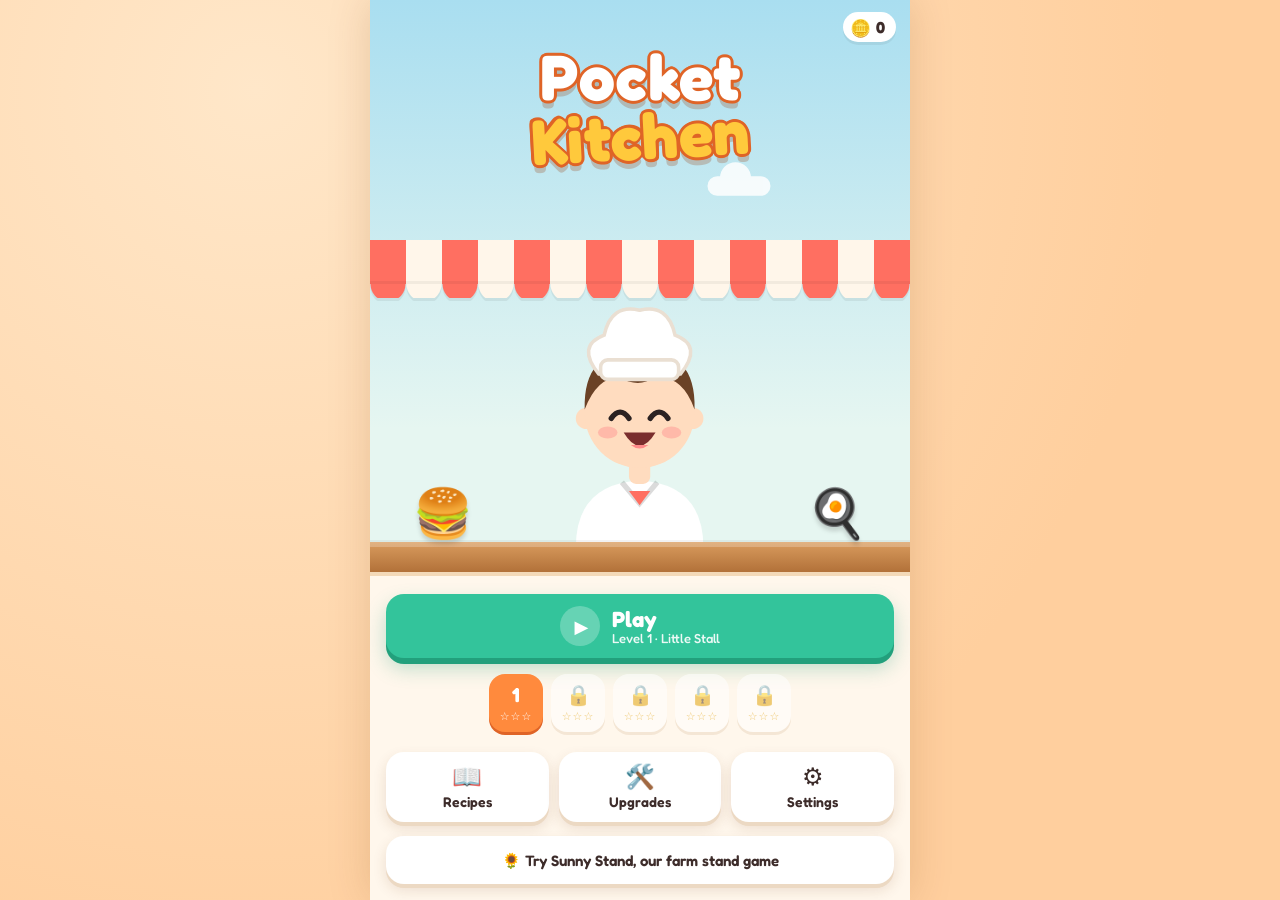
<file: index.html>
<!doctype html>
<html lang="en">
<head>
<meta charset="utf-8">
<meta name="viewport" content="width=device-width, initial-scale=1, maximum-scale=1, user-scalable=no, viewport-fit=cover">
<title>Pocket Kitchen</title>
<meta name="description" content="A tiny touch cooking game. Cook, flip, stir and serve hungry customers.">
<meta name="theme-color" content="#ffb35c">
<meta name="mobile-web-app-capable" content="yes">
<meta name="apple-mobile-web-app-capable" content="yes">
<meta name="apple-mobile-web-app-status-bar-style" content="default">
<meta name="apple-mobile-web-app-title" content="Pocket Kitchen">
<link rel="manifest" href="manifest.webmanifest">
<link rel="icon" href="icon.svg" type="image/svg+xml">
<link rel="apple-touch-icon" href="icon.svg">
<link rel="preconnect" href="https://fonts.googleapis.com">
<link rel="preconnect" href="https://fonts.gstatic.com" crossorigin>
<link rel="stylesheet" href="https://fonts.googleapis.com/css2?family=Fredoka:wght@500;600;700&display=swap" media="print" onload="this.media='all'">
<link rel="stylesheet" href="css/style.css">
<script defer src="js/audio.js"></script>
<script defer src="js/state.js"></script>
<script defer src="js/art.js"></script>
<script defer src="js/recipes.js"></script>
<script defer src="js/customers.js"></script>
<script defer src="js/ui.js"></script>
<script defer src="js/input.js"></script>
<script defer src="js/steps.js"></script>
<script defer src="js/game.js"></script>
<script defer src="js/main.js"></script>
</head>
<body>
<div id="app">

  <!-- MAIN MENU -->
  <section class="screen" id="s-menu">
    <div class="menu-sky">
      <div class="cloud c1"></div><div class="cloud c2"></div>
      <div class="coin-pill menu-coins"><span class="ico">🪙</span><b data-coins>0</b></div>
      <h1 class="logo"><span>Pocket</span><span>Kitchen</span></h1>
      <div class="menu-stall">
        <div class="awning"></div>
        <div class="menu-chef" id="menu-chef"></div>
        <div class="menu-foods"><span>🍔</span><span>🍳</span></div>
        <div class="counter"></div>
      </div>
    </div>
    <div class="menu-panel">
      <button class="btn btn-play" id="btn-play"><span class="play-ico">▶</span><span><b>Play</b><small id="play-sub">Level 1</small></span></button>
      <div class="level-row" id="level-row"></div>
      <div class="menu-grid">
        <button class="btn btn-soft" data-go="recipes"><span>📖</span>Recipes</button>
        <button class="btn btn-soft" data-go="shop"><span>🛠️</span>Upgrades</button>
        <button class="btn btn-soft" data-go="settings"><span>⚙️</span>Settings</button>
      </div>
      <a class="btn btn-soft stand-link" href="stand/index.html">🌻 Try Sunny Stand, our farm stand game</a>
    </div>
  </section>

  <!-- RECIPES -->
  <section class="screen" id="s-recipes">
    <header class="topbar"><button class="btn-icon" data-go="menu" aria-label="Back">‹</button><h2>Recipes</h2><div class="coin-pill"><span class="ico">🪙</span><b data-coins>0</b></div></header>
    <div class="scroll"><div class="list" id="recipe-list"></div></div>
  </section>

  <!-- SHOP -->
  <section class="screen" id="s-shop">
    <header class="topbar"><button class="btn-icon" data-go="menu" aria-label="Back">‹</button><h2>Kitchen Upgrades</h2><div class="coin-pill"><span class="ico">🪙</span><b data-coins>0</b></div></header>
    <div class="scroll"><div class="list" id="shop-list"></div></div>
  </section>

  <!-- SETTINGS -->
  <section class="screen" id="s-settings">
    <header class="topbar"><button class="btn-icon" data-go="menu" aria-label="Back">‹</button><h2>Settings</h2><div></div></header>
    <div class="scroll"><div class="list">
      <label class="row-toggle"><span>🔊 Sound</span><input type="checkbox" id="set-sound"><i></i></label>
      <label class="row-toggle"><span>📳 Vibration</span><input type="checkbox" id="set-vibe"><i></i></label>
      <label class="row-toggle"><span>👆 Gesture hints</span><input type="checkbox" id="set-hints"><i></i></label>
      <div class="card howto">
        <h3>How to cook</h3>
        <ul>
          <li><b>Drag</b> ingredients from the tray onto the pan or plate.</li>
          <li><b>Hold</b> the stove to cook, <b>release</b> in the green zone.</li>
          <li><b>Swipe up</b> to flip when the marker is green.</li>
          <li><b>Swipe</b> over food to add sauce, <b>circle</b> to stir.</li>
          <li><b>Tap fast</b> to chop, <b>slide down</b> to slice.</li>
          <li><b>Swipe the dish up</b> to serve it.</li>
        </ul>
      </div>
      <button class="btn btn-danger" id="btn-reset">Reset progress</button>
      <p class="fineprint">Pocket Kitchen · no downloads, no ads, all art drawn in code.</p>
    </div></div>
  </section>

  <!-- GAME -->
  <section class="screen" id="s-game">
    <header class="hud">
      <div class="hud-pill hud-sat"><span class="ico">❤️</span><div class="sat-bar"><i id="hud-sat-fill"></i></div><b id="hud-sat">100%</b></div>
      <div class="hud-pill" id="hud-coins-pill"><span class="ico">🪙</span><b id="hud-coins">0</b></div>
      <div class="hud-pill"><span class="ico">⭐</span><b id="hud-score">0</b></div>
      <div class="hud-pill hud-time" id="hud-time-pill"><span class="ico">⏱️</span><b id="hud-time">--</b></div>
      <button class="btn-icon btn-pause" id="btn-pause" aria-label="Pause">❚❚</button>
    </header>

    <div class="street" id="street">
      <div class="awning"></div>
      <div class="deco-lights"><i></i><i></i><i></i><i></i><i></i><i></i><i></i><i></i></div>
      <div class="deco deco-lantern">🏮</div>
      <div class="street-bg"></div>
      <div class="queue" id="queue-count">👥 1/4</div>
      <div class="cust-slot" id="cust-slot"></div>
      <div class="bubble" id="bubble">
        <div class="b-order">
          <div class="b-dish" id="b-dish">🍔</div>
          <div class="b-info"><b id="b-name">Chicken Burger</b><span id="b-extras"></span></div>
        </div>
        <div class="b-react" id="b-react"></div>
        <div class="pat"><i id="pat-fill"></i></div>
        <div class="b-type" id="b-type">😊</div>
      </div>
      <div class="deco deco-plant">🪴</div>
      <div class="deco deco-cat">🐈</div>
      <div class="counter"></div>
    </div>

    <div class="guide">
      <div class="steps" id="steps"></div>
      <div class="say"><b id="say">Get ready!</b><small id="say-sub"></small></div>
    </div>

    <div class="stage" id="stage"></div>
    <div class="tray" id="tray"></div>
  </section>

  <!-- RESULTS -->
  <section class="screen" id="s-results">
    <div class="results-card">
      <p class="eyebrow" id="r-level">Level 1</p>
      <h2 id="r-title">Day Complete!</h2>
      <div class="stars" id="r-stars"><i>★</i><i>★</i><i>★</i></div>
      <div class="r-stats">
        <div><span>❤️ Satisfaction</span><b id="r-sat">0%</b></div>
        <div><span>👥 Served</span><b id="r-served">0/0</b></div>
        <div><span>🪙 Coins earned</span><b id="r-coins">+0</b></div>
        <div><span>⭐ Score</span><b id="r-score">0</b></div>
      </div>
      <p class="r-note" id="r-note"></p>
      <div class="r-actions">
        <button class="btn btn-play" id="r-next">Continue</button>
        <div class="r-row">
          <button class="btn btn-soft" id="r-retry">↻ Retry</button>
          <button class="btn btn-soft" data-go="shop">🛠️ Upgrades</button>
          <button class="btn btn-soft" data-go="menu">🏠 Menu</button>
        </div>
      </div>
    </div>
  </section>
</div>

<div id="fx" aria-hidden="true"></div>
<div id="modal-root"></div>
<noscript><p style="padding:24px;font-family:sans-serif">Pocket Kitchen needs JavaScript to run.</p></noscript>
</body>
</html>
</file>
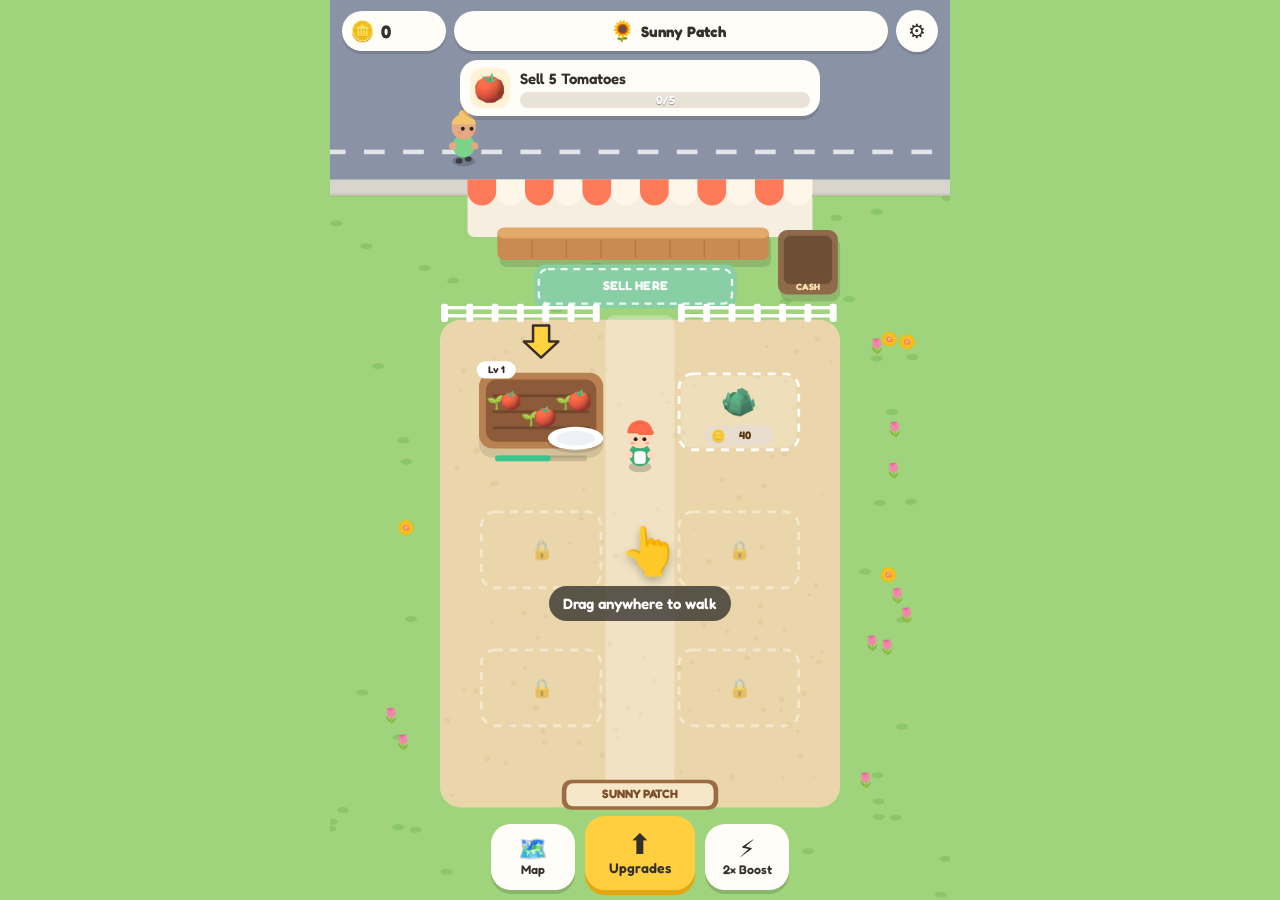
<file: stand/index.html>
<!doctype html>
<html lang="en">
<head>
<meta charset="utf-8">
<meta name="viewport" content="width=device-width, initial-scale=1, maximum-scale=1, user-scalable=no, viewport-fit=cover">
<title>Sunny Stand</title>
<meta name="description" content="Grow, carry and sell fresh food at your own little stand.">
<meta name="theme-color" content="#9fd37c">
<meta name="mobile-web-app-capable" content="yes">
<meta name="apple-mobile-web-app-capable" content="yes">
<meta name="apple-mobile-web-app-title" content="Sunny Stand">
<link rel="preconnect" href="https://fonts.googleapis.com">
<link rel="preconnect" href="https://fonts.gstatic.com" crossorigin>
<link rel="stylesheet" href="https://fonts.googleapis.com/css2?family=Fredoka:wght@500;600;700&display=swap" media="print" onload="this.media='all'">
<link rel="stylesheet" href="style.css">
<script defer src="../js/audio.js"></script>
<script defer src="js/data.js"></script>
<script defer src="js/sprites.js"></script>
<script defer src="js/save.js"></script>
<script defer src="js/sim.js"></script>
<script defer src="js/render.js"></script>
<script defer src="js/ui.js"></script>
<script defer src="js/main.js"></script>
</head>
<body>
<div id="app">
  <canvas id="cv" aria-label="Your stand. Drag anywhere to walk."></canvas>

  <header class="hud" id="hud">
    <div class="hud-row">
      <div class="pill coins" id="coins-pill"><span class="ico">🪙</span><b id="coins">0</b></div>
      <button class="pill loc" id="btn-loc"><span class="ico" id="loc-ico">🌻</span><b id="loc-name">Sunny Patch</b></button>
      <button class="round" id="btn-settings" aria-label="Settings">⚙️</button>
    </div>
    <div class="task" id="task">
      <div class="t-ico" id="t-ico">🍅</div>
      <div class="t-body"><b id="t-title">Sell 5 Tomatoes</b><div class="t-bar"><i id="t-fill"></i><span id="t-count">0/5</span></div></div>
      <button class="t-claim" id="t-claim" hidden>Claim<small id="t-reward">🪙 15</small></button>
    </div>
  </header>

  <div class="walk-hint" id="walk-hint" hidden><div class="hand">👆</div><p>Drag anywhere to walk</p></div>

  <nav class="dock" id="dock">
    <button class="dock-btn" id="btn-map"><span>🗺️</span>Map</button>
    <button class="dock-btn main" id="btn-ups"><span>⬆️</span>Upgrades<i class="dot" id="ups-dot" hidden></i></button>
    <button class="dock-btn" id="btn-boost"><span>⚡</span><em id="boost-label">2× Boost</em></button>
  </nav>

  <div class="pop" id="pop" hidden></div>
  <div id="sheet-root"></div>
  <div id="fx"></div>
</div>
<noscript><p style="padding:24px;font-family:sans-serif">Sunny Stand needs JavaScript to run.</p></noscript>
</body>
</html>
</file>
<file: css/style.css>
/* Pocket Kitchen — one deliberate warm "food stall" look (single theme).
   Layout: portrait column — HUD / street with customer / instruction strip / cooking stage / ingredient tray. */
:root {
  --ink: #3d2c2a;
  --ink-soft: #85706a;
  --cream: #fff7ec;
  --paper: #fffdf8;
  --orange: #ff8a3d;
  --orange-d: #df6427;
  --mint: #33c49b;
  --mint-d: #22a07c;
  --red: #ff5a5f;
  --gold: #ffc93c;
  --gold-d: #e3a20c;
  --wood: #d99c5e;
  --wood-d: #b27139;
  --tile: #f5eee2;
  --tile-line: #ece1cf;
  --shadow: rgba(110, 60, 20, .14);
  --font: 'Fredoka', ui-rounded, 'SF Pro Rounded', 'Nunito', system-ui, -apple-system, 'Segoe UI', Roboto, sans-serif;
  --u: 3.6px;
  color-scheme: light;
}

* { box-sizing: border-box; -webkit-tap-highlight-color: transparent; }
html, body { height: 100%; margin: 0; overflow: hidden; overscroll-behavior: none; }
body {
  position: fixed; inset: 0;
  font-family: var(--font);
  color: var(--ink);
  background: #ffd9b0 radial-gradient(circle at 20% 10%, #ffe7c9, #ffcf9e 70%);
  -webkit-user-select: none; user-select: none; -webkit-touch-callout: none;
  touch-action: manipulation;
  font-size: 16px;
}
button { font-family: inherit; color: inherit; }
:focus-visible { outline: 3px solid #4a8fe8; outline-offset: 2px; }

#app {
  position: relative; height: 100%; max-width: 540px; margin: 0 auto; overflow: hidden;
  background: var(--cream);
  box-shadow: 0 0 40px rgba(120, 60, 10, .18);
}
.screen { position: absolute; inset: 0; display: none; flex-direction: column; }
.screen.on { display: flex; animation: screenIn .28s ease-out; }
@keyframes screenIn { from { opacity: 0; transform: scale(.985); } }

/* ---------- buttons ---------- */
.btn {
  border: 0; border-radius: 18px; padding: 12px 18px; min-height: 54px;
  font-size: 18px; font-weight: 600; color: #fff; background: var(--orange);
  box-shadow: 0 5px 0 var(--orange-d), 0 9px 18px rgba(223, 100, 39, .25);
  cursor: pointer; transition: transform .08s, box-shadow .08s; touch-action: manipulation;
}
.btn:active { transform: translateY(4px); box-shadow: 0 1px 0 var(--orange-d); }
.btn-soft { background: #fff; color: var(--ink); box-shadow: 0 4px 0 #ecd9c3, 0 6px 14px var(--shadow); }
.btn-soft:active { box-shadow: 0 1px 0 #ecd9c3; }
.btn-danger { background: #fff; color: var(--red); box-shadow: 0 4px 0 #f5caca; }
.btn-small { min-height: 44px; padding: 8px 14px; font-size: 15px; border-radius: 14px; white-space: nowrap; }
.btn:disabled { background: #efe6da; color: #a99a8c; box-shadow: 0 4px 0 #e0d3c3; cursor: default; }
.btn.poor { background: #fff; color: var(--ink-soft); box-shadow: 0 4px 0 #ecd9c3; }
.btn-icon {
  width: 44px; height: 44px; border-radius: 14px; border: 0; background: #fff; font-size: 22px; font-weight: 700;
  box-shadow: 0 3px 0 #ecd9c3; cursor: pointer; display: grid; place-items: center; flex: none;
}
.btn-icon:active { transform: translateY(2px); box-shadow: 0 1px 0 #ecd9c3; }

.coin-pill, .hud-pill {
  display: inline-flex; align-items: center; gap: 5px; background: #fff; border-radius: 99px;
  padding: 5px 11px 5px 7px; font-weight: 600; box-shadow: 0 3px 0 rgba(0, 0, 0, .06);
  font-variant-numeric: tabular-nums; white-space: nowrap;
}
.coin-pill .ico, .hud-pill .ico { font-size: 17px; line-height: 1; }

/* ---------- awning & counter (shared by menu and game) ---------- */
.awning {
  position: absolute; left: 0; right: 0; top: 0; height: 44px; z-index: 3;
  --a1: #ff6f61; --a2: #fff6ea;
  background: repeating-linear-gradient(90deg, var(--a1) 0 36px, var(--a2) 36px 72px);
  box-shadow: inset 0 -3px 0 rgba(0, 0, 0, .05);
}
.awning::after {
  content: ''; position: absolute; left: 0; right: 0; bottom: -14px; height: 14px;
  background:
    radial-gradient(circle at 18px 0, var(--a1) 17px, transparent 18px) 0 0 / 72px 14px repeat-x,
    radial-gradient(circle at 54px 0, var(--a2) 17px, transparent 18px) 0 0 / 72px 14px repeat-x;
  filter: drop-shadow(0 3px 0 rgba(0, 0, 0, .06));
}
.counter {
  position: absolute; left: 0; right: 0; bottom: 0; height: 30px; z-index: 3;
  background: linear-gradient(var(--wood), var(--wood-d));
  box-shadow: inset 0 5px 0 rgba(255, 255, 255, .22), 0 -2px 0 rgba(0, 0, 0, .05);
}

/* ---------- main menu ---------- */
.menu-sky {
  flex: 1; position: relative; overflow: hidden; min-height: 0;
  background: linear-gradient(#a9def0, #e6f6f1 75%);
}
.cloud { position: absolute; width: 90px; height: 28px; background: #fff; border-radius: 99px; opacity: .85; animation: drift 18s linear infinite; }
.cloud::before { content: ''; position: absolute; width: 44px; height: 44px; border-radius: 50%; background: #fff; left: 18px; top: -20px; }
.cloud.c1 { top: 16%; left: -20%; }
.cloud.c2 { top: 30%; left: 60%; transform: scale(.7); animation-duration: 26s; animation-delay: -12s; }
@keyframes drift { from { translate: -40px 0; } to { translate: 520px 0; } }
.menu-coins { position: absolute; top: calc(12px + env(safe-area-inset-top)); right: 14px; z-index: 5; }
.logo {
  position: absolute; top: calc(48px + env(safe-area-inset-top)); left: 0; right: 0; margin: 0; z-index: 4;
  text-align: center; font-weight: 700; line-height: .92; letter-spacing: .5px;
  font-size: clamp(44px, 14vw, 64px); text-wrap: balance;
}
.logo span { display: block; color: #fff; text-shadow: 0 3px 0 var(--orange-d), 3px 0 0 var(--orange-d), -3px 0 0 var(--orange-d), 0 -3px 0 var(--orange-d), 2px 2px 0 var(--orange-d), -2px 2px 0 var(--orange-d), 2px -2px 0 var(--orange-d), -2px -2px 0 var(--orange-d), 0 8px 0 rgba(150, 60, 10, .25); }
.logo span + span { color: var(--gold); transform: rotate(-3deg); }
.menu-stall { position: absolute; left: 0; right: 0; bottom: 0; height: 58%; }
.menu-stall .awning { top: 0; }
.menu-chef { position: absolute; left: 50%; bottom: 24px; height: 78%; width: 60%; translate: -50% 0; display: flex; justify-content: center; }
.menu-chef .cust { height: 100%; animation: bob 2.6s ease-in-out infinite; transform-origin: 50% 100%; }
.menu-chef svg { height: 100%; width: auto; }
.menu-foods { position: absolute; left: 0; right: 0; bottom: 30px; z-index: 4; display: flex; justify-content: space-between; padding: 0 8%; font-size: clamp(34px, 11vw, 48px); }
.menu-foods span { animation: hop 1.6s ease-in-out infinite; filter: drop-shadow(0 4px 2px rgba(0, 0, 0, .15)); }
.menu-foods span:nth-child(2) { animation-delay: .4s; }
.menu-panel { padding: 18px 16px calc(16px + env(safe-area-inset-bottom)); display: flex; flex-direction: column; gap: 14px; background: var(--cream); border-top: 4px solid #f3d9b8; }
.btn-play { display: flex; align-items: center; justify-content: center; gap: 12px; font-size: 22px; min-height: 64px; background: var(--mint); box-shadow: 0 6px 0 var(--mint-d), 0 10px 20px rgba(34, 160, 124, .3); }
.btn-play:active { box-shadow: 0 1px 0 var(--mint-d); }
#btn-play > span:last-child { display: flex; flex-direction: column; align-items: flex-start; line-height: 1.1; }
#btn-play small { font-size: 13px; font-weight: 500; opacity: .9; }
.play-ico { width: 40px; height: 40px; border-radius: 50%; background: rgba(255, 255, 255, .25); display: grid; place-items: center; font-size: 18px; padding-left: 3px; }
.level-row { display: flex; gap: 8px; overflow-x: auto; padding: 2px 2px 6px; scrollbar-width: none; justify-content: safe center; }
.level-row::-webkit-scrollbar { display: none; }
.lvl { flex: none; width: 54px; height: 58px; border: 0; border-radius: 16px; background: #fff; box-shadow: 0 3px 0 #ecd9c3; display: flex; flex-direction: column; align-items: center; justify-content: center; gap: 2px; cursor: pointer; }
.lvl b { font-size: 20px; }
.lvl small { font-size: 11px; color: var(--gold-d); letter-spacing: 1px; }
.lvl.sel { background: var(--orange); color: #fff; box-shadow: 0 3px 0 var(--orange-d); }
.lvl.sel small { color: #fff; }
.lvl.locked { opacity: .55; cursor: default; }
.menu-grid { display: grid; grid-template-columns: repeat(3, 1fr); gap: 10px; }
.menu-grid .btn { display: flex; flex-direction: column; align-items: center; gap: 2px; font-size: 14px; padding: 10px 4px; min-height: 70px; }
.menu-grid .btn span { font-size: 24px; }
.stand-link { display: flex; align-items: center; justify-content: center; min-height: 48px; font-size: 15px; text-decoration: none; }

/* ---------- list screens ---------- */
.topbar {
  display: grid; grid-template-columns: 44px 1fr auto; align-items: center; gap: 10px;
  padding: calc(10px + env(safe-area-inset-top)) 16px 10px; background: var(--paper); border-bottom: 3px solid #f3e3cf; z-index: 2;
}
.topbar h2 { margin: 0; font-size: 21px; font-weight: 600; text-align: center; }
.scroll { flex: 1; overflow-y: auto; -webkit-overflow-scrolling: touch; touch-action: pan-y; overscroll-behavior: contain; }
.list { padding: 16px 16px calc(24px + env(safe-area-inset-bottom)); display: flex; flex-direction: column; gap: 12px; max-width: 560px; margin: 0 auto; }
.card { background: #fff; border-radius: 20px; padding: 14px; box-shadow: 0 4px 0 #f0e0cc, 0 8px 18px var(--shadow); }
.card h3, .card h4 { margin: 0 0 3px; font-weight: 600; }
.card p { margin: 0; color: var(--ink-soft); font-size: 14px; line-height: 1.35; }
.recipe { display: grid; grid-template-columns: 58px 1fr; gap: 6px 12px; align-items: center; }
.recipe .btn { grid-column: 1 / -1; }
.recipe.dim .r-emoji { filter: grayscale(.6); opacity: .7; }
.r-emoji { font-size: 50px; text-align: center; }
.r-body { min-width: 0; }
.r-icons { display: flex; flex-wrap: wrap; gap: 4px; margin: 8px 0 6px; }
.r-icons i { font-style: normal; width: 28px; height: 28px; border-radius: 50%; background: #fff3e4; display: grid; place-items: center; font-size: 14px; }
.tag { display: inline-block; font-size: 12px; font-weight: 600; padding: 3px 9px; border-radius: 99px; background: #f6ece0; color: var(--ink-soft); }
.tag.ok { background: #dcf6ec; color: var(--mint-d); }
.cat { margin: 8px 4px 0; font-size: 13px; text-transform: uppercase; letter-spacing: 1.2px; color: var(--ink-soft); font-weight: 600; }
.item { display: grid; grid-template-columns: 48px 1fr auto; gap: 12px; align-items: center; }
.item.owned { background: #f3fbf7; }
.i-icon { font-size: 34px; width: 48px; height: 48px; border-radius: 14px; background: #fff3e4; display: grid; place-items: center; }
.i-body { min-width: 0; }
.row-toggle {
  display: flex; align-items: center; justify-content: space-between; background: #fff; border-radius: 18px; padding: 14px 16px;
  box-shadow: 0 4px 0 #f0e0cc; font-weight: 600; font-size: 17px; cursor: pointer; min-height: 60px; position: relative;
}
.row-toggle input { position: absolute; opacity: 0; pointer-events: none; }
.row-toggle i { width: 52px; height: 32px; border-radius: 99px; background: #e6dbcd; position: relative; transition: background .2s; flex: none; }
.row-toggle i::after { content: ''; position: absolute; top: 3px; left: 3px; width: 26px; height: 26px; border-radius: 50%; background: #fff; box-shadow: 0 2px 3px rgba(0, 0, 0, .15); transition: transform .2s; }
.row-toggle input:checked + i { background: var(--mint); }
.row-toggle input:checked + i::after { transform: translateX(20px); }
.row-toggle input:focus-visible + i { outline: 3px solid #4a8fe8; outline-offset: 2px; }
.row-toggle.small { box-shadow: none; background: #fff7ec; margin-top: 12px; min-height: 52px; }
.howto ul { margin: 6px 0 0; padding-left: 18px; color: var(--ink-soft); font-size: 14px; line-height: 1.6; }
.howto b { color: var(--ink); font-weight: 600; }
.fineprint { text-align: center; font-size: 12px; color: var(--ink-soft); margin: 4px 0 0; }

/* ---------- HUD ---------- */
.hud {
  flex: none; display: flex; align-items: center; gap: 6px; z-index: 5;
  padding: calc(8px + env(safe-area-inset-top)) 10px 8px; background: var(--paper);
  border-bottom: 3px solid #f3e3cf;
}
.hud-pill { padding: 5px 9px 5px 6px; font-size: 15px; background: #fff6ea; box-shadow: none; min-width: 0; }
.hud-pill b { font-weight: 600; }
.hud-sat { flex: 1; min-width: 0; }
.sat-bar { flex: 1; height: 8px; border-radius: 99px; background: #f6d8d2; overflow: hidden; min-width: 18px; }
.sat-bar i { display: block; height: 100%; background: #ff6b7a; transform-origin: left; transition: transform .4s; }
.hud-sat.low b { color: var(--red); }
.hud-time.low { background: #ffe1e1; color: var(--red); animation: pulse .6s ease-in-out infinite alternate; }
.hud-time.hide { display: none; }
.btn-pause { width: 38px; height: 38px; font-size: 13px; letter-spacing: -2px; }
@media (max-width: 360px) {
  .hud { gap: 4px; padding-left: 6px; padding-right: 6px; }
  .hud-pill { font-size: 13px; padding: 4px 7px 4px 5px; gap: 3px; }
  .hud-pill .ico { font-size: 14px; }
  .sat-bar { display: none; }
}

/* ---------- street (customer area) ---------- */
.street {
  flex: none; position: relative; overflow: hidden; height: clamp(168px, 27vh, 250px);
  background: linear-gradient(#bfe7f3, #ecf8f2 72%);
}
.street-bg {
  position: absolute; left: 0; right: 0; bottom: 26px; height: 58%; opacity: .9;
  background:
    linear-gradient(#d3e9f0, #d3e9f0) 4% 100% / 15% 72% no-repeat,
    linear-gradient(#ddeef2, #ddeef2) 20% 100% / 12% 48% no-repeat,
    linear-gradient(#cbe3ec, #cbe3ec) 70% 100% / 17% 84% no-repeat,
    linear-gradient(#d9ecf1, #d9ecf1) 92% 100% / 13% 56% no-repeat;
}
.area-beach .street { background: linear-gradient(#ffd3a5, #ffe9c8 46%, #8dd2e6 46%, #6cc0dc 63%, #f6e1b2 63%); }
.area-beach .street-bg { background: none; }
.area-beach .street-bg::before { content: '🌴'; position: absolute; right: 4%; bottom: 8px; font-size: 64px; }
.area-beach .street-bg::after { content: ''; position: absolute; left: 10%; top: 0; width: 46px; height: 46px; border-radius: 50%; background: #ffb35c; box-shadow: 0 0 30px #ffcf80; }
.area-beach .awning { --a1: #26b5a6; --a2: #f2fffb; }
.area-beach .counter { --wood: #9fd8e4; --wood-d: #6db5c7; }

.queue { position: absolute; left: 10px; bottom: 5px; z-index: 5; font-size: 13px; font-weight: 600; color: #fff; text-shadow: 0 1px 0 rgba(0, 0, 0, .25); }
.cust-slot {
  position: absolute; left: 4%; bottom: 14px; z-index: 2; width: 40%; height: calc(100% - 66px);
  display: flex; align-items: flex-end; justify-content: center;
}

/* customer character */
.cust { height: 100%; position: relative; display: flex; align-items: flex-end; justify-content: center; }
.cust-walk, .cust-bob { height: 100%; display: flex; align-items: flex-end; }
.cust-bob { animation: bob 2.4s ease-in-out infinite; transform-origin: 50% 100%; }
.cust svg { height: 100%; width: auto; display: block; overflow: visible; }
.cust.enter .cust-walk { animation: walkIn .75s cubic-bezier(.2, .8, .3, 1) both; }
.cust.leave .cust-walk { animation: walkOut .6s ease-in forwards; }
.cust .e, .cust .m, .cust .x { display: none; }
.cust .e-open { animation: blink 4.2s infinite; transform-box: fill-box; transform-origin: center; }
.mood-wait .e-open, .mood-wait .m-smile { display: inline; }
.t-slow.mood-wait .e-open { display: none; }
.t-slow.mood-wait .e-sleepy { display: inline; }
.mood-impatient .e-open, .mood-impatient .x-brow, .mood-impatient .m-flat, .mood-impatient .x-sweat { display: inline; }
.mood-impatient .cust-bob { animation: fidget .45s ease-in-out infinite; }
.mood-eat .e-happy, .mood-eat .m-chew { display: inline; }
.mood-eat .m-chew { animation: chew .22s ease-in-out infinite alternate; transform-box: fill-box; transform-origin: center; }
.mood-love .e-heart, .mood-love .m-big, .mood-happy .e-happy, .mood-happy .m-big { display: inline; }
.mood-love .cust-bob, .mood-happy .cust-bob { animation: hop .45s ease-out 3; }
.mood-meh .e-open, .mood-meh .m-flat { display: inline; }
.mood-angry .e-open, .mood-angry .x-brow, .mood-angry .m-frown { display: inline; }
.mood-angry .cust-bob { animation: fidget .3s ease-in-out 4; }
.cust-emote { position: absolute; top: 4%; right: 2%; font-size: 26px; opacity: 0; pointer-events: none; }
.cust-emote.show { animation: emote 1.2s ease-out; }
@keyframes bob { 50% { transform: translateY(-3px) scaleY(1.01); } }
@keyframes fidget { 25% { transform: rotate(-2deg); } 75% { transform: rotate(2deg); } }
@keyframes hop { 40% { transform: translateY(-12px); } 70% { transform: translateY(0) scaleY(.96); } }
@keyframes chew { to { transform: scaleY(.35); } }
@keyframes blink { 0%, 93%, 100% { transform: scaleY(1); } 95% { transform: scaleY(.1); } }
@keyframes emote { 0% { opacity: 0; transform: translateY(10px) scale(.5); } 20% { opacity: 1; transform: translateY(0) scale(1.1); } 80% { opacity: 1; } 100% { opacity: 0; transform: translateY(-14px); } }
@keyframes walkIn {
  0% { transform: translateX(170%); } 20% { transform: translateX(130%) translateY(-6px); } 40% { transform: translateX(88%); }
  60% { transform: translateX(52%) translateY(-6px); } 80% { transform: translateX(16%); } 100% { transform: none; }
}
@keyframes walkOut { 0% { transform: none; } 30% { transform: translateX(-30%) translateY(-6px); } 100% { transform: translateX(-190%); } }

/* order bubble */
.bubble {
  position: absolute; right: 4%; top: 56px; z-index: 4; width: min(54%, 236px);
  background: #fff; border-radius: 20px; padding: 10px 12px 12px;
  box-shadow: 0 4px 0 rgba(0, 0, 0, .06), 0 10px 22px rgba(60, 90, 110, .16);
  transform: scale(0); transform-origin: 0 70%; transition: transform .3s cubic-bezier(.3, 1.5, .6, 1);
}
.bubble.show { transform: scale(1); }
.bubble::before { content: ''; position: absolute; left: -9px; top: 52%; width: 18px; height: 18px; background: #fff; transform: rotate(45deg); border-radius: 3px; }
.b-order { display: flex; align-items: center; gap: 8px; position: relative; }
.b-dish { font-size: 42px; line-height: 1; animation: hop 2s ease-in-out infinite; }
.b-info { display: flex; flex-direction: column; min-width: 0; line-height: 1.15; }
.b-info b { font-size: 16px; font-weight: 600; }
.b-info span { font-size: 12.5px; color: var(--ink-soft); }
.b-type { position: absolute; top: -12px; right: -8px; width: 32px; height: 32px; border-radius: 50%; background: #fff; display: grid; place-items: center; font-size: 17px; box-shadow: 0 3px 8px rgba(0, 0, 0, .15); }
.pat { margin-top: 9px; height: 9px; border-radius: 99px; background: #eef1ef; overflow: hidden; position: relative; }
.pat i { position: absolute; inset: 0; background: var(--mint); transform-origin: left; border-radius: 99px; }
.bubble.mid .pat i { background: var(--gold); }
.bubble.low .pat i { background: var(--red); }
.bubble.low { animation: wiggle .5s ease-in-out infinite; }
.bubble.no-timer .pat { display: none; }
.b-react { display: none; align-items: center; justify-content: center; gap: 8px; min-height: 52px; }
.bubble.react .b-order, .bubble.react .pat { display: none; }
.bubble.react .b-react { display: flex; }
.b-react .face { font-size: 46px; animation: popIn .35s cubic-bezier(.3, 1.6, .6, 1); }
.b-react small { font-size: 20px; font-weight: 700; }
.b-react .eating { font-size: 46px; animation: nibble .33s steps(1) infinite; }
@keyframes nibble { 50% { clip-path: inset(0 0 0 18%); transform: scale(.94); } }
@keyframes wiggle { 25% { rotate: -2deg; } 75% { rotate: 2deg; } }
@keyframes popIn { from { transform: scale(.2); } }

/* decorations bought in the shop */
.deco { position: absolute; display: none; z-index: 4; line-height: 1; }
.has-plant .deco-plant { display: block; right: 6px; bottom: 18px; font-size: 38px; }
.has-cat .deco-cat { display: block; right: 46px; bottom: 22px; font-size: 30px; animation: bob 3s ease-in-out infinite; }
.has-lantern .deco-lantern { display: block; left: 12px; top: 48px; font-size: 28px; transform-origin: 50% 0; animation: swing 3s ease-in-out infinite; }
.deco-lights { display: none; position: absolute; left: 0; right: 0; top: 54px; z-index: 4; justify-content: space-around; padding: 0 4%; }
.has-lights .deco-lights { display: flex; }
.deco-lights i { width: 9px; height: 12px; border-radius: 50% 50% 45% 45%; background: #ffd23f; box-shadow: 0 0 8px #ffd23f; animation: twinkle 1.6s ease-in-out infinite; }
.deco-lights i:nth-child(3n+1) { background: #ff7aa8; box-shadow: 0 0 8px #ff7aa8; animation-delay: .4s; }
.deco-lights i:nth-child(3n+2) { background: #7ee3ff; box-shadow: 0 0 8px #7ee3ff; animation-delay: .8s; }
@keyframes swing { 50% { transform: rotate(8deg); } }
@keyframes twinkle { 50% { opacity: .45; } }

/* ---------- instruction strip ---------- */
.guide {
  flex: none; padding: 7px 12px 8px; background: var(--paper); border-top: 3px solid #f0dcc2; z-index: 2;
  display: flex; flex-direction: column; gap: 4px; box-shadow: 0 5px 10px rgba(120, 70, 20, .06);
}
.steps { display: flex; gap: 5px; justify-content: center; min-height: 24px; flex-wrap: wrap; }
.steps i {
  width: 24px; height: 24px; border-radius: 50%; background: #f4ebdf; color: var(--ink-soft); font-style: normal;
  display: grid; place-items: center; font-size: 12px; font-weight: 700; transition: transform .2s, background .2s;
}
.steps i.cur { background: var(--orange); color: #fff; transform: scale(1.18); box-shadow: 0 0 0 3px rgba(255, 138, 61, .25); }
.steps i.ok { background: var(--mint); color: #fff; }
.steps i.meh { background: var(--gold); color: #fff; }
.steps i.bad { background: var(--red); color: #fff; }
.say { text-align: center; min-height: 40px; }
.say b { display: block; font-size: clamp(16px, 4.7vw, 20px); font-weight: 600; line-height: 1.2; text-wrap: balance; }
.say small { display: block; font-size: 13px; color: var(--ink-soft); min-height: 16px; }

/* ---------- stage ---------- */
.stage {
  flex: 1 1 auto; min-height: 0; position: relative; overflow: hidden; touch-action: none;
  background-color: var(--tile);
  background-image: linear-gradient(var(--tile-line) 2px, transparent 2px), linear-gradient(90deg, var(--tile-line) 2px, transparent 2px);
  background-size: 46px 46px; background-position: center;
}
.st { position: absolute; inset: 0; display: grid; place-items: center; }
.st > * { grid-area: 1 / 1; }
.st-in { animation: stIn .3s ease-out; }
@keyframes stIn { from { opacity: 0; transform: translateX(24px); } }
.drop-ok { outline: 3px dashed rgba(51, 196, 155, .85); outline-offset: 10px; }
.hot { outline: 5px solid var(--mint); outline-offset: 8px; }
.bad { animation: badFlash .45s; }
@keyframes badFlash { 30% { filter: drop-shadow(0 0 10px rgba(255, 70, 70, .9)) saturate(1.3); } }

/* ---------- tray ---------- */
.tray {
  flex: none; position: relative; min-height: 104px; z-index: 3; touch-action: none;
  padding: 10px 10px calc(10px + env(safe-area-inset-bottom));
  background: linear-gradient(#ffe8cc, #ffd8ae); border-top: 4px solid #f2c28c;
  display: flex; flex-wrap: wrap; gap: 8px; justify-content: center; align-content: center;
}
.tray:empty::after { content: attr(data-msg); color: #b98a5c; font-size: 14px; font-weight: 500; align-self: center; }
.tray.grid3 { display: grid; grid-template-columns: repeat(3, auto); justify-content: center; }
.tile {
  --u: 1.25px; position: relative; touch-action: none; cursor: grab;
  width: clamp(58px, 17.5vw, 78px); height: clamp(66px, 19.5vw, 86px);
  background: #fff; border-radius: 18px; box-shadow: 0 4px 0 #efcb9f, 0 6px 12px rgba(150, 90, 30, .12);
  display: flex; flex-direction: column; align-items: center; justify-content: center;
  transition: transform .15s, opacity .15s;
}
.tile:active { transform: scale(.95); }
.tile .art { position: relative; width: 100%; height: 62%; display: grid; place-items: center; pointer-events: none; }
.tile .art > * { grid-area: 1 / 1; }
.tile > span { font-size: 11px; font-weight: 600; color: var(--ink-soft); line-height: 1; margin-top: 3px; white-space: nowrap; pointer-events: none; }
.tile.lifted { opacity: .3; transform: scale(.9); }
.tile.used { opacity: 0; transform: scale(.4); pointer-events: none; }
.emo { font-size: 36px; line-height: 1; display: block; }
.dish .emo, .flyer .emo { font-size: calc(var(--u) * 12); }

/* ---------- fx layer ---------- */
#fx { position: fixed; inset: 0; pointer-events: none; z-index: 40; overflow: hidden; }
#fx > * { position: absolute; }
.ghost { left: 0; top: 0; --u: 1.7px; z-index: 50; will-change: transform; display: grid; place-items: center; filter: drop-shadow(0 12px 8px rgba(0, 0, 0, .22)); }
.ghost > * { grid-area: 1 / 1; }
.ghost .emo { font-size: 52px; }
.floater { font-weight: 700; font-size: 22px; color: #fff; white-space: nowrap; z-index: 60;
  text-shadow: 0 2px 0 rgba(80, 40, 10, .45), 2px 0 0 rgba(80, 40, 10, .25), -2px 0 0 rgba(80, 40, 10, .25); }
.f-score { color: #ffd23f; }
.f-coin { color: #ffd23f; font-size: 26px; }
.f-bad { color: #ff6b6b; font-size: 16px; }
.f-cut { font-size: 26px; }
.banner { font-weight: 700; white-space: nowrap; z-index: 61; font-size: clamp(34px, 11vw, 54px); letter-spacing: .5px; color: #fff;
  text-shadow: 0 4px 0 var(--orange-d), 3px 0 0 var(--orange-d), -3px 0 0 var(--orange-d), 0 -3px 0 var(--orange-d), 0 10px 14px rgba(0, 0, 0, .2); }
.b-perfect { color: #ffd84a; }
.b-good { color: #fff; text-shadow: 0 4px 0 var(--mint-d), 3px 0 0 var(--mint-d), -3px 0 0 var(--mint-d), 0 -3px 0 var(--mint-d), 0 10px 14px rgba(0, 0, 0, .2); }
.b-bad { color: #fff; font-size: clamp(28px, 9vw, 42px); text-shadow: 0 4px 0 #d9434a, 3px 0 0 #d9434a, -3px 0 0 #d9434a, 0 -3px 0 #d9434a; }
.b-fast { color: #fff; text-shadow: 0 4px 0 #3c8be0, 3px 0 0 #3c8be0, -3px 0 0 #3c8be0, 0 -3px 0 #3c8be0; }
.particle { font-size: 20px; z-index: 55; }
.flyer { z-index: 56; --u: 2.2px; display: grid; place-items: center; }
.flyer > * { grid-area: 1 / 1; }
.fly-art { --u: 1.4px; display: grid; place-items: center; }
.fly-art > * { grid-area: 1 / 1; }
.coin { font-size: 26px; }
.fly-dish .dish { transform: none !important; visibility: visible !important; }
.trail { left: 0; top: 0; width: 100%; height: 100%; opacity: 0; transition: opacity .25s; }
.trail.on { opacity: 1; transition: none; }
.trail line { stroke: rgba(255, 255, 255, .95); stroke-width: 6; stroke-linecap: round; filter: drop-shadow(0 0 4px rgba(120, 200, 255, .9)); }

/* gesture hint */
.hint { z-index: 58; }
.hand { position: absolute; left: -16px; top: -6px; font-size: 46px; filter: drop-shadow(0 4px 4px rgba(0, 0, 0, .25)); }
.hint-item { position: absolute; left: 0; top: -54px; --u: 1.5px; opacity: .85; translate: -50% 0; display: grid; place-items: center; }
.hint-item > * { grid-area: 1 / 1; }
.hint.holding::before, .hint.tapping::before {
  content: ''; position: absolute; left: -30px; top: -30px; width: 60px; height: 60px; border-radius: 50%;
  border: 4px solid rgba(255, 255, 255, .95); box-shadow: 0 0 0 3px rgba(51, 196, 155, .6); animation: ring 1s ease-out infinite;
}
@keyframes ring { from { transform: scale(.3); opacity: 1; } to { transform: scale(1.3); opacity: 0; } }

/* ---------- meters ---------- */
.meter { position: absolute; background: #fff; border-radius: 12px; overflow: hidden; z-index: 5; --p: 0;
  box-shadow: 0 3px 0 #e2cfba, inset 0 0 0 3px #fff; }
.meter > * { position: absolute; }
.meter.v { right: max(12px, 5%); top: 16%; bottom: 16%; width: 28px; }
.meter.h { left: 0; right: 0; margin: 0 auto; width: min(72%, 300px); height: 24px; bottom: 7%; }
.meter.h.low { bottom: 10%; }
.m-zone { background: #8fe0bd; }
.m-perfect { background: #2fbf86; }
.meter.v .m-zone, .meter.v .m-perfect { left: 0; right: 0; }
.meter.h .m-zone, .meter.h .m-perfect { top: 0; bottom: 0; }
.m-fill { inset: 0; background: linear-gradient(0deg, rgba(255, 138, 61, .55), rgba(255, 90, 70, .55)); transform-origin: bottom; transform: scaleY(var(--p)); }
.meter.h .m-fill { transform-origin: left; transform: scaleX(var(--p)); background: linear-gradient(90deg, rgba(255, 138, 61, .45), rgba(255, 90, 70, .5)); }
.meter.swing .m-fill { display: none; }
.m-mark { background: var(--ink); border-radius: 3px; box-shadow: 0 0 0 2px #fff; }
.meter.v .m-mark { left: 2px; right: 2px; height: 5px; bottom: calc(var(--p) * 100% - 2px); }
.meter.h .m-mark { top: 2px; bottom: 2px; width: 6px; left: calc(var(--p) * 100% - 3px); }
.sbar { position: absolute; left: 0; right: 0; bottom: 8%; margin: 0 auto; width: min(60%, 240px); height: 12px; border-radius: 99px; background: rgba(255, 255, 255, .8); overflow: hidden; --p: 0; }
.sbar i { position: absolute; inset: 0; background: var(--mint); transform-origin: left; transform: scaleX(var(--p)); }
.sides { position: absolute; top: 8%; left: 0; right: 0; display: flex; justify-content: center; gap: 10px; }
.sides i { width: 18px; height: 18px; border-radius: 50%; background: #fff; box-shadow: inset 0 0 0 3px #e2cfba; }
.sides i.perfect { background: var(--mint); box-shadow: none; }
.sides i.good { background: #8fe0bd; box-shadow: none; }
.sides i.bad { background: var(--red); box-shadow: none; }

/* ---------- stations ---------- */
.burner { position: relative; width: calc(var(--u) * 66); height: calc(var(--u) * 66); pointer-events: none; }
.flames { position: absolute; left: 0; right: 0; bottom: calc(var(--u) * 2); display: flex; justify-content: space-between; padding: 0 calc(var(--u) * 6); }
.flames i { width: calc(var(--u) * 7); height: calc(var(--u) * 12); border-radius: 50% 50% 50% 50% / 62% 62% 38% 38%;
  background: radial-gradient(circle at 50% 70%, #fff3a8, #ffb02e 45%, #ff6a2b 80%); opacity: 0; transform-origin: 50% 100%;
  transition: opacity .2s; animation: flicker .18s ease-in-out infinite alternate; }
.flames i:nth-child(2n) { animation-delay: .09s; height: calc(var(--u) * 9); }
.st.on .flames i, .st.warm .flames i { opacity: 1; }
.st.warm:not(.on) .flames i { opacity: .45; }
@keyframes flicker { to { transform: scaleY(1.25) scaleX(.85); } }
.steam, .smoke { position: absolute; width: calc(var(--u) * 40); height: calc(var(--u) * 30); top: 4%; left: 0; right: 0; margin: 0 auto; pointer-events: none; z-index: 3; }
.steam { opacity: var(--heat, 0); }
.steam i, .smoke i { position: absolute; bottom: 0; width: calc(var(--u) * 6); height: calc(var(--u) * 14); border-radius: 50%; background: rgba(255, 255, 255, .85); filter: blur(3px); animation: rise 1.6s ease-out infinite; }
.steam i:nth-child(1), .smoke i:nth-child(1) { left: 20%; }
.steam i:nth-child(2), .smoke i:nth-child(2) { left: 48%; animation-delay: .5s; }
.steam i:nth-child(3), .smoke i:nth-child(3) { left: 74%; animation-delay: 1s; }
.smoke { opacity: 0; transition: opacity .3s; }
.smoke i { background: rgba(70, 60, 60, .6); }
.st.burning .smoke { opacity: 1; }
@keyframes rise { from { transform: translateY(20%) scale(.6); opacity: 0; } 30% { opacity: 1; } to { transform: translateY(-120%) scale(1.3); opacity: 0; } }

.pan { position: relative; z-index: 2; width: calc(var(--u) * 58); height: calc(var(--u) * 58); border-radius: 50%;
  background: radial-gradient(circle at 46% 40%, #545b69 0, #3d424e 62%, #343843 100%);
  box-shadow: 0 0 0 calc(var(--u) * 3) #646b7a, 0 calc(var(--u) * 2.5) 0 calc(var(--u) * 3) #3a3f4a, 0 calc(var(--u) * 7) calc(var(--u) * 6) rgba(0, 0, 0, .22); }
.pan-handle { position: absolute; right: 86%; top: 74%; width: calc(var(--u) * 26); height: calc(var(--u) * 7); border-radius: calc(var(--u) * 4);
  background: linear-gradient(#55413a, #3a2c26); transform-origin: right center; transform: rotate(-35deg); z-index: -1; }
.pan-in, .grill-in { position: absolute; inset: 0; perspective: 600px; }
.st-pan.on .pan { animation: jiggle .1s linear infinite alternate; }
@keyframes jiggle { to { translate: 0 1px; } }

.grill { position: relative; z-index: 2; width: calc(var(--u) * 68); height: calc(var(--u) * 42); border-radius: calc(var(--u) * 4);
  background: repeating-linear-gradient(90deg, #5a6170 0 calc(var(--u) * 2.4), #2e323b calc(var(--u) * 2.4) calc(var(--u) * 7));
  box-shadow: 0 0 0 calc(var(--u) * 2.5) #646b7a, 0 calc(var(--u) * 3) 0 calc(var(--u) * 2.5) #3a3f4a, 0 calc(var(--u) * 7) calc(var(--u) * 6) rgba(0, 0, 0, .22); }
.st-grill .burner { height: calc(var(--u) * 52); }

.pot { position: relative; z-index: 2; width: calc(var(--u) * 66); height: calc(var(--u) * 52); }
.pot-body { position: absolute; left: 4%; right: 4%; top: calc(var(--u) * 9); bottom: 0; border-radius: calc(var(--u) * 3) calc(var(--u) * 3) calc(var(--u) * 13) calc(var(--u) * 13);
  background: linear-gradient(90deg, #8996a8, #d3dbe5 35%, #a5b0be 70%, #7f8b9c); box-shadow: 0 calc(var(--u) * 6) calc(var(--u) * 6) rgba(0, 0, 0, .18); }
.pot-rim { position: absolute; left: 0; right: 0; top: 0; height: calc(var(--u) * 20); border-radius: 50%; background: #6c788a; padding: calc(var(--u) * 2); }
.pot-water { position: relative; width: 100%; height: 100%; border-radius: 50%; overflow: hidden; background: radial-gradient(ellipse at 50% 40%, #c8ecf7, #8ccbe2); }
.pot-in { position: absolute; inset: 0; }
.pot-in .f-noodles { width: 64%; height: 70%; }
.bit { position: absolute; font-size: calc(var(--u) * 7); line-height: 1; }
.pot-handle { position: absolute; top: calc(var(--u) * 14); width: calc(var(--u) * 8); height: calc(var(--u) * 5); background: #59647a; border-radius: calc(var(--u) * 2); }
.pot-handle.l { left: calc(var(--u) * -5); }
.pot-handle.r { right: calc(var(--u) * -5); }
.st-pot .burner { height: calc(var(--u) * 62); }
.bubbles i { position: absolute; width: calc(var(--u) * 3.2); height: calc(var(--u) * 3.2); border-radius: 50%; border: 2px solid rgba(255, 255, 255, .95);
  bottom: 18%; opacity: 0; animation: bub .8s ease-in infinite; }
.bubbles i:nth-child(1) { left: 14%; --k: 0; } .bubbles i:nth-child(2) { left: 30%; --k: 1; animation-delay: .2s; }
.bubbles i:nth-child(3) { left: 46%; --k: 2; animation-delay: .5s; } .bubbles i:nth-child(4) { left: 62%; --k: 3; animation-delay: .1s; }
.bubbles i:nth-child(5) { left: 78%; --k: 4; animation-delay: .35s; } .bubbles i:nth-child(6) { left: 22%; --k: 5; animation-delay: .65s; }
.bubbles i:nth-child(7) { left: 54%; --k: 6; animation-delay: .45s; } .bubbles i:nth-child(8) { left: 70%; --k: 7; animation-delay: .75s; }
.st-pot .bubbles i { opacity: calc(var(--boil, 0) * 2.2 - var(--k) * .22); }
@keyframes bub { from { transform: translateY(0) scale(.6); } to { transform: translateY(calc(var(--u) * -8)) scale(1.2); } }

.st-pottop .pt-rim { position: relative; z-index: 2; width: calc(var(--u) * 70); height: calc(var(--u) * 70); border-radius: 50%; padding: calc(var(--u) * 5);
  background: radial-gradient(circle, #a8b3c1 0 66%, #6c788a 68% 100%); box-shadow: 0 calc(var(--u) * 6) calc(var(--u) * 6) rgba(0, 0, 0, .2); }
.pt-broth { position: relative; width: 100%; height: 100%; border-radius: 50%; overflow: hidden; background: radial-gradient(circle, #f9d38f, #e8a54c); }
.pt-swirl { position: absolute; inset: 0; will-change: transform; }
.pt-swirl svg { width: 100%; height: 100%; display: block; }
.pt-swirl path { fill: none; stroke: #fff2c8; stroke-width: 3.6; stroke-linecap: round; }
.pt-swirl .bit { left: calc(50% + var(--x) * 1%); top: calc(50% + var(--y) * 1%); translate: -50% -50%; }
.ring { position: absolute; width: calc(var(--u) * 82); height: calc(var(--u) * 82); transform: rotate(-90deg); pointer-events: none; z-index: 3; }
.ring circle { fill: none; stroke-width: 3; }
.ring-bg { stroke: rgba(0, 0, 0, .08); }
.ring-fg { stroke: var(--mint); stroke-dasharray: 100; stroke-dashoffset: 100; stroke-linecap: round; }

.board { position: relative; z-index: 2; width: calc(var(--u) * 82); height: calc(var(--u) * 50); border-radius: calc(var(--u) * 5);
  background: repeating-linear-gradient(176deg, transparent 0 calc(var(--u) * 5), rgba(160, 100, 40, .08) calc(var(--u) * 5) calc(var(--u) * 6)), linear-gradient(#ecc48d, #dba869);
  box-shadow: 0 calc(var(--u) * 2.5) 0 #b98048, 0 calc(var(--u) * 6) calc(var(--u) * 6) rgba(0, 0, 0, .16); }
.board-in { position: absolute; inset: 0; }
.chopveg { position: absolute; left: 8%; top: 40%; width: 60%; height: 20%; clip-path: inset(-20% calc(var(--cut, 0) * 85%) -20% 0); transition: clip-path .08s; }
.veg { position: absolute; inset: 0; }
.v-scallion { border-radius: 99px; background: linear-gradient(90deg, #f6f9ec 0 16%, #c4e69b 22%, #66bd42 42%, #3d9a2b); box-shadow: inset 0 calc(var(--u) * -1.5) 0 rgba(0, 0, 0, .12); }
.v-scallion i { position: absolute; left: 20%; right: 6%; top: 22%; height: 18%; border-radius: 99px; background: rgba(255, 255, 255, .35); }
.knife { position: absolute; top: 2%; left: 64%; font-size: calc(var(--u) * 22); line-height: 1; transform-origin: 30% 80%; z-index: 3; }
.pile { position: absolute; right: 5%; top: 18%; width: 24%; height: 64%; }
.pile i { position: absolute; width: calc(var(--u) * 4.4); height: calc(var(--u) * 4.4); border-radius: 50%; background: #e2f4c8; border: calc(var(--u) * 1.3) solid #4caf50; }
.slicebox { position: absolute; inset: 0; margin: auto; }
.sb-tomato { width: calc(var(--u) * 44); height: calc(var(--u) * 40); }
.sb-pickle { width: calc(var(--u) * 64); height: calc(var(--u) * 18); }
.piece { position: absolute; inset: 0; transition: transform .25s cubic-bezier(.3, 1.5, .6, 1); }
.v-tomato { border-radius: 50%; background: radial-gradient(circle at 34% 30%, #ff9a8a, #ef4b3c 48%, #c42f2a); }
.v-tomato i { position: absolute; left: 38%; top: -4%; width: 24%; height: 14%; border-radius: 50%; background: #4caf50; box-shadow: calc(var(--u) * 3) calc(var(--u) * 1) 0 #3d9a2b; }
.v-pickle { border-radius: calc(var(--u) * 9); background: radial-gradient(circle, rgba(255, 255, 255, .25) 0 18%, transparent 20%) 0 0 / calc(var(--u) * 6) calc(var(--u) * 6), linear-gradient(#a5d36d, #5b8f2f); box-shadow: inset 0 calc(var(--u) * -2) 0 rgba(0, 0, 0, .12); }

.toaster { position: relative; z-index: 2; width: calc(var(--u) * 54); height: calc(var(--u) * 38); margin-top: calc(var(--u) * 16); }
.t-body { position: absolute; inset: 0; z-index: 2; border-radius: calc(var(--u) * 11) calc(var(--u) * 11) calc(var(--u) * 5) calc(var(--u) * 5);
  background: linear-gradient(90deg, #c4ceda, #f0f4f8 40%, #b5c0cd); box-shadow: 0 calc(var(--u) * 2.5) 0 #95a1b0, 0 calc(var(--u) * 6) calc(var(--u) * 6) rgba(0, 0, 0, .16); }
.slot { position: absolute; left: 16%; right: 16%; top: calc(var(--u) * 3); height: calc(var(--u) * 4); background: #3a3f4b; border-radius: calc(var(--u) * 2); }
.t-glow { position: absolute; left: 22%; right: 22%; top: calc(var(--u) * 10); height: calc(var(--u) * 3); border-radius: 99px; background: #ff6a3d; opacity: 0; filter: blur(2px); }
.loaded:not(.popped) .t-glow { opacity: .85; animation: pulse .5s ease-in-out infinite alternate; }
.t-dial { position: absolute; left: 12%; bottom: 18%; width: calc(var(--u) * 7); height: calc(var(--u) * 7); border-radius: 50%; background: #ff8a3d; box-shadow: inset 0 0 0 calc(var(--u) * 1.4) #fff; }
.lever { position: absolute; right: calc(var(--u) * -5); top: 18%; width: calc(var(--u) * 7); height: calc(var(--u) * 5); background: #ff8a3d; border-radius: calc(var(--u) * 2); transition: top .2s; z-index: 1; }
.loaded .lever { top: 60%; }
.popped .lever { top: 18%; }
.toast-in { position: absolute; left: 20%; right: 20%; top: calc(var(--u) * -12); height: calc(var(--u) * 20); z-index: 1; opacity: 0;
  background: var(--c, #f6e2b8); border-radius: 40% 40% 8% 8% / 50% 50% 8% 8%; box-shadow: inset 0 0 0 calc(var(--u) * 1.8) rgba(150, 90, 40, .45);
  transform: translateY(calc(var(--u) * 12)); transition: transform .25s, opacity .2s; }
.loaded .toast-in { opacity: 1; transform: translateY(calc(var(--u) * 5)); }
.popped .toast-in { transform: translateY(calc(var(--u) * -7)); transition: transform .35s cubic-bezier(.3, 1.8, .5, 1); }

.eggshell { position: absolute; top: 6%; left: 0; right: 0; margin: 0 auto; z-index: 4; width: calc(var(--u) * 26); height: calc(var(--u) * 32); cursor: pointer; }
.shell { position: absolute; inset: 0; border-radius: 50% 50% 50% 50% / 60% 60% 40% 40%; background: radial-gradient(circle at 36% 30%, #fffdf6, #f3e4cb 70%, #e2cca8); box-shadow: 0 calc(var(--u) * 3) calc(var(--u) * 4) rgba(0, 0, 0, .15); }
.cracks { position: absolute; inset: 0; width: 100%; height: 100%; }
.cracks path { fill: none; stroke: #8a6a4a; stroke-width: 3; stroke-linejoin: round; stroke-dasharray: 1; stroke-dashoffset: 1; transition: stroke-dashoffset .15s; }
.eggshell.c1 path:nth-child(1), .eggshell.c2 path, .eggshell.c3 path { stroke-dashoffset: 0; }
.eggshell.open { animation: shellOpen .35s ease-in forwards; pointer-events: none; }
@keyframes shellOpen { 40% { transform: scaleX(1.25) scaleY(.9); } 100% { transform: translateY(-30%) scale(1.4); opacity: 0; } }

/* ---------- food ---------- */
.food { position: absolute; inset: 0; margin: auto; }
.f-chicken { width: calc(var(--u) * 30); height: calc(var(--u) * 22); border-radius: 48% 52% 45% 55% / 55% 50% 50% 45%; background: var(--c, #f6b5a4);
  box-shadow: inset calc(var(--u) * -1.5) calc(var(--u) * -2) 0 rgba(0, 0, 0, .12), inset calc(var(--u) * 1.2) calc(var(--u) * 1.2) 0 rgba(255, 255, 255, .25); }
.f-chicken i { position: absolute; inset: 20% 20%; border-radius: 50%; background: repeating-linear-gradient(115deg, transparent 0 calc(var(--u) * 2.6), rgba(255, 255, 255, .2) calc(var(--u) * 2.6) calc(var(--u) * 3.6)); }
.f-egg { width: calc(var(--u) * 32); height: calc(var(--u) * 28); }
.egg-white { position: absolute; inset: 0; background: var(--c, #fff); border-radius: 55% 45% 52% 48% / 50% 56% 44% 50%; box-shadow: inset 0 calc(var(--u) * -1.5) 0 rgba(0, 0, 0, .06); }
.egg-yolk { position: absolute; width: 42%; height: 48%; left: 30%; top: 24%; border-radius: 50%; background: radial-gradient(circle at 35% 35%, #ffe68f, #ffb627 60%, #f29b12); box-shadow: 0 calc(var(--u) * .6) 0 rgba(0, 0, 0, .08); transition: background .2s; }
.f-egg.over .egg-yolk { background: radial-gradient(circle at 40% 40%, #fff8e4, #f2dfb0); box-shadow: none; }
.f-sausage { width: calc(var(--u) * 46); height: calc(var(--u) * 12); border-radius: calc(var(--u) * 6); background: var(--c, #f0a08f);
  box-shadow: inset 0 calc(var(--u) * -2.2) 0 rgba(0, 0, 0, .16), inset 0 calc(var(--u) * 1.6) 0 rgba(255, 255, 255, .25); transition: box-shadow .2s; }
.f-sausage i { position: absolute; left: 10%; right: 10%; top: 18%; height: 18%; border-radius: 99px; background: rgba(255, 255, 255, .3); }
.f-sausage .marks { position: absolute; inset: 12% 10%; opacity: var(--marks, 0); border-radius: 99px;
  background: repeating-linear-gradient(100deg, transparent 0 calc(var(--u) * 4.2), rgba(60, 25, 10, .5) calc(var(--u) * 4.2) calc(var(--u) * 5.6)); }
.f-sausage.glow { box-shadow: inset 0 calc(var(--u) * -2.2) 0 rgba(0, 0, 0, .16), 0 0 0 calc(var(--u) * 1.2) #ffe066, 0 0 calc(var(--u) * 6) #ffc93c; }
.f-noodles { width: calc(var(--u) * 40); height: calc(var(--u) * 16); }
.f-noodles svg, .f-nest svg, .dish-noodles .noodles svg { width: 100%; height: 100%; display: block; overflow: visible; }
.f-noodles path, .f-nest path, .dish-noodles .noodles path { fill: none; stroke: var(--c, #f3e3b6); stroke-width: 3.4; stroke-linecap: round; }
.f-nest { --c: #e9d496; width: calc(var(--u) * 34); height: calc(var(--u) * 22); position: relative; }
.f-toast { position: relative; width: calc(var(--u) * 26); height: calc(var(--u) * 26); background: var(--c, #f6e2b8);
  border-radius: 40% 40% 12% 12% / 34% 34% 10% 10%; box-shadow: inset 0 0 0 calc(var(--u) * 2) rgba(150, 90, 40, .5); }
.f-egghalf { position: relative; width: calc(var(--u) * 22); height: calc(var(--u) * 22); border-radius: 50%;
  background: radial-gradient(circle, #ff9a1a 0 28%, #ffc857 30% 38%, #fffdf6 40%); box-shadow: inset 0 calc(var(--u) * -1.5) 0 rgba(0, 0, 0, .08); }
.f-nori { position: relative; width: calc(var(--u) * 14); height: calc(var(--u) * 26); border-radius: calc(var(--u) * 2); background: linear-gradient(90deg, #1d3a2b, #2f5a43 50%, #1d3a2b); }
.f-pickles { position: relative; display: flex; gap: calc(var(--u) * 1); }
.f-pickles i { width: calc(var(--u) * 11); height: calc(var(--u) * 11); border-radius: 50%; background: radial-gradient(circle, #dcf0a8 0 32%, #8bc34a 38% 70%, #507f25 74%); }

/* burger layers */
.ly { position: relative; margin: 0 auto; flex: none; }
.ly-bunB { width: calc(var(--u) * 38); height: calc(var(--u) * 9); background: linear-gradient(#f4bb6a, #d98f3d); border-radius: calc(var(--u) * 2) calc(var(--u) * 2) calc(var(--u) * 6) calc(var(--u) * 6); }
.ly-patty { width: calc(var(--u) * 40); height: calc(var(--u) * 8.5); background: var(--c, #dc9d4b); border-radius: calc(var(--u) * 4.2); box-shadow: inset 0 calc(var(--u) * -1.6) 0 rgba(0, 0, 0, .18); }
.ly-cheese { width: calc(var(--u) * 41); height: calc(var(--u) * 3); background: #ffcd3c; border-radius: calc(var(--u) * 1); }
.ly-cheese i { position: absolute; top: 90%; width: calc(var(--u) * 3.4); height: calc(var(--u) * 4.5); background: #ffcd3c; border-radius: 0 0 calc(var(--u) * 2) calc(var(--u) * 2); left: 18%; }
.ly-cheese i + i { left: 66%; height: calc(var(--u) * 3); }
.ly-lettuce { width: calc(var(--u) * 43); height: calc(var(--u) * 5.5); background: radial-gradient(circle at 50% 30%, #86cc58 60%, transparent 64%) 0 calc(var(--u) * 1.6) / calc(var(--u) * 5.4) calc(var(--u) * 4) repeat-x, linear-gradient(#b4e48b, #8fd263) 0 0 / 100% 60% no-repeat; border-radius: calc(var(--u) * 2) calc(var(--u) * 2) 0 0; }
.ly-tomato { width: calc(var(--u) * 36); height: calc(var(--u) * 4); background: #ef4b3c; border-radius: calc(var(--u) * 2); box-shadow: inset 0 calc(var(--u) * 1) 0 rgba(255, 255, 255, .25); }
.ly-tomato i { position: absolute; top: 25%; width: calc(var(--u) * 4); height: 50%; border-radius: 50%; background: #ffb3a6; left: 25%; }
.ly-tomato i + i { left: 62%; }
.ly-bunT { width: calc(var(--u) * 40); height: calc(var(--u) * 15); background: radial-gradient(circle at 35% 25%, #ffd496, #f2a748 45%, #d98a33);
  border-radius: calc(var(--u) * 20) calc(var(--u) * 20) calc(var(--u) * 3) calc(var(--u) * 3); }
.ly-bunT i { position: absolute; width: calc(var(--u) * 2.6); height: calc(var(--u) * 1.5); border-radius: 50%; background: #fff6df; }
.ly-bunT i:nth-child(1) { left: 22%; top: 30%; rotate: -20deg; } .ly-bunT i:nth-child(2) { left: 40%; top: 18%; }
.ly-bunT i:nth-child(3) { left: 58%; top: 26%; rotate: 25deg; } .ly-bunT i:nth-child(4) { left: 74%; top: 44%; rotate: 40deg; }
.ly-bunT i:nth-child(5) { left: 32%; top: 52%; rotate: 10deg; }

/* sauce drawing */
.sauce { position: absolute; left: 0; top: 0; width: 1px; height: 1px; overflow: visible; pointer-events: none; z-index: 3; }
.sauce path { fill: none; stroke-linecap: round; stroke-linejoin: round; }
.s-main { stroke: var(--sauce); stroke-width: calc(var(--u) * 2.3); }
.s-hi { stroke: rgba(255, 255, 255, .45); stroke-width: calc(var(--u) * .7); transform: translate(-1px, -1px); }
.bottle { left: 0; top: 0; z-index: 57; opacity: 0; transition: opacity .15s; }
.bottle.on { opacity: 1; }
.bottle i { position: absolute; left: -15px; bottom: 6px; width: 30px; height: 58px; border-radius: 10px 10px 8px 8px; background: var(--sauce);
  box-shadow: inset -5px 0 0 rgba(0, 0, 0, .12), inset 0 18px 0 rgba(255, 255, 255, .0), 0 4px 8px rgba(0, 0, 0, .2); }
.bottle i::before { content: ''; position: absolute; left: 4px; right: 4px; top: 22px; height: 14px; border-radius: 4px; background: rgba(255, 255, 255, .85); }
.bottle i::after { content: ''; position: absolute; left: 9px; bottom: -8px; width: 12px; height: 10px; background: #f4f0e8; clip-path: polygon(0 0, 100% 0, 60% 100%, 40% 100%); }

/* ---------- dishes ---------- */
.dish { position: relative; z-index: 2; width: calc(var(--u) * 64); height: calc(var(--u) * 58); }
.dish .plate { position: absolute; left: 0; right: 0; bottom: 0; margin: 0 auto; width: 100%; height: calc(var(--u) * 13); border-radius: 50%;
  background: radial-gradient(ellipse at 50% 40%, #fff 0 55%, #eef1f5 57% 70%, #dde3ea 72%); box-shadow: 0 calc(var(--u) * 1.6) 0 #cad2db; }
.dish-burger .stack { position: absolute; left: 0; right: 0; bottom: calc(var(--u) * 5); display: flex; flex-direction: column-reverse; align-items: center; }
.dish-burger .stack .ly + .ly { margin-bottom: calc(var(--u) * -1); }
.plate-top { position: absolute; inset: 0; margin: auto; width: calc(var(--u) * 60); height: calc(var(--u) * 56); border-radius: 50%;
  background: radial-gradient(circle, #fff 0 60%, #eef1f5 62% 74%, #dde3ea 76%); box-shadow: 0 calc(var(--u) * 2) 0 #cad2db; }
.slots > div { position: absolute; width: calc(var(--u) * 30); height: calc(var(--u) * 28); display: grid; place-items: center; }
.slots > div > * { grid-area: 1 / 1; }
.slot-egg { left: 8%; top: 18%; }
.slot-toast { right: 6%; top: 14%; }
.slot-toast > * { rotate: 12deg; }
.slot-bacon { left: 32%; bottom: 4%; }
.slot-strawberry { left: 36%; top: 0; }
.bowl { position: absolute; inset: 0; margin: auto; width: calc(var(--u) * 66); height: calc(var(--u) * 46); }
.broth { position: absolute; left: 0; right: 0; top: 0; height: calc(var(--u) * 24); border-radius: 50%; z-index: 1;
  background: radial-gradient(ellipse, #f8cf86, #e8a54c); box-shadow: inset 0 0 0 calc(var(--u) * 2.2) #fff2e6; }
.broth .noodles { position: absolute; inset: 22% 14%; --c: #fbefcf; }
.tops { position: absolute; inset: 0; }
.tops > div { position: absolute; display: grid; place-items: center; }
.top-eggHalf { left: 10%; top: 8%; }
.top-naruto { left: 58%; top: 2%; }
.top-nori { right: 12%; top: -46%; }
.top-shrimp { left: 32%; top: -18%; }
.top-banana { left: 40%; top: -20%; }
.top-scallion { inset: 15% 18%; }
.top-scallion i { position: absolute; width: calc(var(--u) * 3.6); height: calc(var(--u) * 3.6); border-radius: 50%; background: #e2f4c8; border: calc(var(--u) * 1.1) solid #4caf50; }
.top-scallion i:nth-child(1) { left: 10%; top: 20%; } .top-scallion i:nth-child(2) { left: 26%; top: 60%; } .top-scallion i:nth-child(3) { left: 44%; top: 30%; }
.top-scallion i:nth-child(4) { left: 58%; top: 66%; } .top-scallion i:nth-child(5) { left: 72%; top: 24%; } .top-scallion i:nth-child(6) { left: 84%; top: 58%; }
.top-scallion i:nth-child(7) { left: 36%; top: 76%; } .top-scallion i:nth-child(8) { left: 64%; top: 4%; } .top-scallion i:nth-child(9) { left: 18%; top: 82%; }
.bowl-front { position: absolute; left: 0; right: 0; top: calc(var(--u) * 12); bottom: 0; z-index: 0;
  border-radius: 0 0 50% 50% / 0 0 85% 85%;
  background: linear-gradient(transparent 46%, rgba(255, 255, 255, .85) 46% 52%, transparent 52%), linear-gradient(#ff7b6b, #df4f3c);
  box-shadow: 0 calc(var(--u) * 5) calc(var(--u) * 5) rgba(0, 0, 0, .15); }
.hd { position: absolute; left: 0; right: 0; bottom: calc(var(--u) * 6); margin: 0 auto; width: calc(var(--u) * 58); height: calc(var(--u) * 22); }
.hd-back { position: absolute; left: 0; right: 0; top: 0; height: 62%; background: linear-gradient(#f4bb6a, #e09a48); border-radius: calc(var(--u) * 11) calc(var(--u) * 11) calc(var(--u) * 4) calc(var(--u) * 4); }
.hd-fill { position: absolute; left: 4%; right: 4%; top: 2%; height: 46%; z-index: 1; }
.hd-fill > div { position: absolute; inset: 0; display: grid; place-items: center; }
.hd-sausage .food { position: relative; inset: auto; }
.hd-pickles { top: -50% !important; bottom: 50% !important; }
.hd-pickles .f-pickles i { width: calc(var(--u) * 8); height: calc(var(--u) * 8); }
.hd-front { position: absolute; left: 2%; right: 2%; bottom: 0; height: 46%; z-index: 2; background: linear-gradient(#f6c47c, #d98f3d);
  border-radius: calc(var(--u) * 3) calc(var(--u) * 3) calc(var(--u) * 11) calc(var(--u) * 11); }
.st-serve .shine { position: absolute; width: calc(var(--u) * 86); height: calc(var(--u) * 86); border-radius: 50%; z-index: 1;
  background: repeating-conic-gradient(rgba(255, 220, 120, .35) 0 12deg, transparent 12deg 30deg); animation: spin 8s linear infinite;
  -webkit-mask: radial-gradient(circle, #000 30%, transparent 70%); mask: radial-gradient(circle, #000 30%, transparent 70%); }
.serve-arrow { position: absolute; top: 4%; z-index: 3; font-size: 34px; color: var(--mint); font-weight: 700; animation: nudge 1s ease-in-out infinite; align-self: start; }
@keyframes spin { to { transform: rotate(360deg); } }
@keyframes nudge { 50% { transform: translateY(-10px); } }

/* pick-step checklist */
.checklist { position: absolute; top: 5%; left: 0; right: 0; display: flex; justify-content: center; gap: 10px; z-index: 4; align-self: start; }
.chk { --u: 1px; position: relative; width: 52px; height: 52px; border-radius: 16px; background: rgba(255, 255, 255, .85); display: grid; place-items: center; box-shadow: 0 3px 0 #ead8c2; }
.chk .art { display: grid; place-items: center; transform: scale(.9); }
.chk .art > * { grid-area: 1 / 1; }
.chk .art .emo { font-size: 28px; }
.chk b { position: absolute; right: -6px; top: -6px; width: 22px; height: 22px; border-radius: 50%; background: var(--mint); color: #fff; font-size: 13px; display: grid; place-items: center; transform: scale(0); transition: transform .25s cubic-bezier(.3, 1.6, .6, 1); }
.chk.ok { background: #e3f8ef; }
.chk.ok b { transform: scale(1); }

/* ---------- modal ---------- */
.modal { position: fixed; inset: 0; z-index: 80; background: rgba(60, 35, 20, .45); display: grid; place-items: center; padding: 20px; animation: fadeIn .2s; }
.modal.out { animation: fadeOut .2s forwards; }
.modal-card { width: min(100%, 360px); background: var(--paper); border-radius: 26px; padding: 22px 20px 20px; text-align: center;
  box-shadow: 0 6px 0 #ecd6bb, 0 24px 50px rgba(60, 30, 10, .3); animation: popIn .32s cubic-bezier(.3, 1.5, .6, 1); }
.modal-card h2 { margin: 0 0 8px; font-size: 24px; font-weight: 700; text-wrap: balance; }
.modal-body p { margin: 6px 0; color: var(--ink-soft); line-height: 1.4; }
.modal-body .muted { font-size: 14px; }
.intro-dish { font-size: 54px; margin: 4px 0 6px; letter-spacing: 6px; animation: hop 1.6s ease-in-out infinite; }
.modal-btns { display: flex; flex-direction: column; gap: 12px; margin-top: 16px; }
@keyframes fadeIn { from { opacity: 0; } }
@keyframes fadeOut { to { opacity: 0; } }
@keyframes pulse { to { transform: scale(1.06); } }

/* ---------- results ---------- */
#s-results { background: linear-gradient(#ffe2bd, #fff3e2); justify-content: center; padding: calc(16px + env(safe-area-inset-top)) 16px calc(16px + env(safe-area-inset-bottom)); }
.results-card { width: min(100%, 420px); margin: 0 auto; background: var(--paper); border-radius: 28px; padding: 22px 18px 18px; text-align: center;
  box-shadow: 0 6px 0 #f0d6b5, 0 20px 40px rgba(120, 60, 10, .18); }
.eyebrow { margin: 0; font-size: 13px; text-transform: uppercase; letter-spacing: 1.4px; color: var(--ink-soft); font-weight: 600; }
.results-card h2 { margin: 4px 0 6px; font-size: 28px; font-weight: 700; text-wrap: balance; }
.stars { display: flex; justify-content: center; gap: 8px; margin: 6px 0 14px; }
.stars i { font-style: normal; font-size: 56px; line-height: 1; color: #eadfd1; transition: color .2s; }
.stars i:nth-child(2) { transform: translateY(-10px); font-size: 64px; }
.stars i.on { color: var(--gold); text-shadow: 0 4px 0 var(--gold-d); animation: starPop .45s cubic-bezier(.3, 1.8, .5, 1); }
@keyframes starPop { from { transform: scale(.2) rotate(-30deg); } }
.stars i:nth-child(2).on { animation-name: starPop2; }
@keyframes starPop2 { from { transform: translateY(-10px) scale(.2) rotate(-30deg); } to { transform: translateY(-10px); } }
.r-stats { display: grid; gap: 8px; text-align: left; }
.r-stats div { display: flex; justify-content: space-between; align-items: center; background: #fff6ea; border-radius: 14px; padding: 10px 14px; }
.r-stats span { color: var(--ink-soft); font-weight: 500; }
.r-stats b { font-size: 18px; font-variant-numeric: tabular-nums; }
.r-note { min-height: 20px; margin: 12px 0 0; font-size: 14px; color: var(--ink-soft); line-height: 1.5; }
.r-actions { display: flex; flex-direction: column; gap: 12px; margin-top: 14px; }
.r-row { display: grid; grid-template-columns: repeat(3, 1fr); gap: 8px; }
.r-row .btn { font-size: 14px; padding: 8px 4px; min-height: 50px; }

@media (min-height: 760px) {
  .tray { min-height: 118px; }
}
@media (prefers-reduced-motion: reduce) {
  .cloud, .cust-bob, .menu-chef .cust, .menu-foods span, .b-dish, .deco-lights i, .st-serve .shine, .intro-dish, .has-cat .deco-cat, .has-lantern .deco-lantern { animation: none !important; }
}
</file>
<file: stand/style.css>
/* Sunny Stand — a single bright farm-stand look (one theme by design).
   Layout: full-screen canvas world; HUD and task on top, dock at the bottom, sheets slide up. */
:root {
  --ink: #33302c;
  --ink-soft: #7d7066;
  --paper: #fffdf7;
  --sun: #ffcf3f;
  --sun-d: #e2a812;
  --leaf: #2fbf71;
  --leaf-d: #1f9a57;
  --berry: #ff6b5a;
  --sky: #4d8fe0;
  --sky-d: #3a73bd;
  --font: 'Fredoka', ui-rounded, 'SF Pro Rounded', 'Nunito', system-ui, -apple-system, 'Segoe UI', Roboto, sans-serif;
  color-scheme: light;
}
* { box-sizing: border-box; -webkit-tap-highlight-color: transparent; }
[hidden] { display: none !important; }
.ii { width: 1.25em; height: 1.25em; vertical-align: -.25em; object-fit: contain; image-rendering: auto; }
.t-ico .ii { width: 34px; height: 34px; }
.ii.big { width: 46px; height: 46px; }
.toast .ii { width: 22px; height: 22px; }
html, body { height: 100%; margin: 0; overflow: hidden; overscroll-behavior: none; }
body {
  position: fixed; inset: 0; background: #9fd37c; color: var(--ink); font-family: var(--font);
  -webkit-user-select: none; user-select: none; -webkit-touch-callout: none; touch-action: none;
}
button { font-family: inherit; color: inherit; cursor: pointer; }
:focus-visible { outline: 3px solid var(--sky); outline-offset: 2px; }
#app { position: relative; height: 100%; max-width: 620px; margin: 0 auto; overflow: hidden; }
#cv { position: absolute; inset: 0; width: 100%; height: 100%; display: block; touch-action: none; }

/* ---------- HUD ---------- */
.hud { position: absolute; left: 0; right: 0; top: 0; z-index: 5; padding: calc(10px + env(safe-area-inset-top)) 12px 0; pointer-events: none; display: flex; flex-direction: column; gap: 8px; }
.hud > * { pointer-events: auto; }
.hud-row { display: flex; align-items: center; gap: 8px; }
.pill {
  display: inline-flex; align-items: center; gap: 6px; height: 40px; padding: 0 14px 0 8px; border: 0; border-radius: 99px;
  background: var(--paper); box-shadow: 0 3px 0 rgba(0, 0, 0, .12); font-size: 18px; font-weight: 600; white-space: nowrap;
  font-variant-numeric: tabular-nums;
}
.pill .ico { font-size: 20px; }
.coins { min-width: 104px; }
.coins.bump { animation: bump .3s ease-out; }
.loc { flex: 1; min-width: 0; justify-content: center; font-size: 15px; }
.loc b { overflow: hidden; text-overflow: ellipsis; }
.round { width: 42px; height: 42px; border-radius: 50%; border: 0; background: var(--paper); box-shadow: 0 3px 0 rgba(0, 0, 0, .12); font-size: 20px; flex: none; }
.task {
  display: flex; align-items: center; gap: 10px; align-self: center; width: min(100%, 360px);
  background: var(--paper); border-radius: 18px; padding: 8px 10px; box-shadow: 0 4px 0 rgba(0, 0, 0, .12);
}
.task.done { animation: glow 1s ease-in-out infinite alternate; }
.t-ico { width: 40px; height: 40px; border-radius: 12px; background: #fff3d6; display: grid; place-items: center; font-size: 24px; flex: none; }
.t-body { flex: 1; min-width: 0; }
.t-body b { display: block; font-size: 15px; font-weight: 600; white-space: nowrap; overflow: hidden; text-overflow: ellipsis; }
.t-bar { position: relative; height: 16px; margin-top: 4px; border-radius: 99px; background: #e9e2d6; overflow: hidden; }
.t-bar i { position: absolute; inset: 0; background: var(--leaf); transform-origin: left; transform: scaleX(0); transition: transform .3s; border-radius: 99px; }
.t-bar span { position: relative; display: block; text-align: center; font-size: 11.5px; line-height: 16px; font-weight: 600; color: #fff; text-shadow: 0 1px 0 rgba(0, 0, 0, .35); }
.t-claim { flex: none; border: 0; border-radius: 14px; background: var(--leaf); color: #fff; font-weight: 700; font-size: 15px; padding: 6px 12px; box-shadow: 0 3px 0 var(--leaf-d); display: flex; flex-direction: column; align-items: center; line-height: 1.1; animation: bump 1s ease-in-out infinite; }
.t-claim small { font-size: 11px; font-weight: 600; }
@keyframes glow { to { box-shadow: 0 4px 0 rgba(0, 0, 0, .12), 0 0 0 4px rgba(47, 191, 113, .45); } }
@keyframes bump { 50% { transform: scale(1.07); } }

/* ---------- dock ---------- */
.dock { position: absolute; left: 0; right: 0; bottom: 0; z-index: 5; display: flex; gap: 10px; justify-content: center; align-items: flex-end; padding: 0 12px calc(10px + env(safe-area-inset-bottom)); pointer-events: none; }
.dock-btn {
  pointer-events: auto; position: relative; width: 84px; height: 66px; border: 0; border-radius: 20px; background: var(--paper);
  box-shadow: 0 4px 0 rgba(0, 0, 0, .14); display: flex; flex-direction: column; align-items: center; justify-content: center; gap: 1px;
  font-size: 12.5px; font-weight: 600; transition: transform .08s;
}
.dock-btn span { font-size: 24px; line-height: 1; }
.dock-btn em { font-style: normal; font-variant-numeric: tabular-nums; }
.dock-btn:active { transform: translateY(3px); box-shadow: 0 1px 0 rgba(0, 0, 0, .14); }
.dock-btn.main { width: 110px; height: 74px; background: var(--sun); box-shadow: 0 5px 0 var(--sun-d); font-size: 14px; }
.dock-btn.main span { font-size: 28px; }
.dock-btn.pulse { animation: bump .8s ease-in-out infinite; }
.dock-btn.active { background: #ffe6f0; }
.dock-btn.cool { opacity: .75; }
.dot { position: absolute; top: -5px; right: -5px; width: 20px; height: 20px; border-radius: 50%; background: var(--berry); border: 3px solid #fff; }

/* ---------- walk hint ---------- */
.walk-hint { position: absolute; left: 50%; top: 58%; transform: translateX(-50%); z-index: 4; pointer-events: none; text-align: center; }
.walk-hint p { margin: 64px 0 0; background: rgba(51, 48, 44, .78); color: #fff; padding: 8px 14px; border-radius: 99px; font-weight: 600; font-size: 15px; white-space: nowrap; }
.walk-hint .hand { position: absolute; left: 50%; top: 0; font-size: 46px; margin-left: -20px; animation: stickHint 2s ease-in-out infinite; filter: drop-shadow(0 4px 4px rgba(0, 0, 0, .25)); }
@keyframes stickHint { 0%, 100% { transform: translate(0, 0); } 25% { transform: translate(-36px, -10px); } 50% { transform: translate(0, -30px); } 75% { transform: translate(36px, -10px); } }

/* ---------- station popup ---------- */
.pop {
  position: absolute; z-index: 6; width: 232px; background: var(--paper); border-radius: 22px; padding: 12px 14px 14px;
  box-shadow: 0 5px 0 rgba(0, 0, 0, .12), 0 16px 30px rgba(40, 30, 10, .25); animation: popIn .22s cubic-bezier(.3, 1.5, .6, 1);
}
.pop::after { content: ''; position: absolute; left: var(--tail, 50%); width: 18px; height: 18px; background: var(--paper); transform: translateX(-50%) rotate(45deg); border-radius: 3px; }
.pop.below::after { top: -7px; }
.pop.above::after { bottom: -7px; }
@keyframes popIn { from { transform: scale(.6); opacity: 0; } }
.pop h3 { margin: 0; text-align: center; font-size: 20px; font-weight: 700; line-height: 1.1; }
.pop .lv { display: block; text-align: center; font-size: 13px; font-weight: 600; color: var(--ink-soft); }
.stars { display: flex; justify-content: center; gap: 3px; margin: 6px 0; font-size: 18px; color: #ddd3c4; }
.stars i { font-style: normal; }
.stars i.on { color: var(--sun); text-shadow: 0 2px 0 var(--sun-d); }
.mile { position: relative; height: 12px; border-radius: 99px; background: #e9e2d6; overflow: hidden; }
.mile i { position: absolute; inset: 0; background: var(--sun); transform-origin: left; border-radius: 99px; }
.mile-note { margin: 4px 0 8px; text-align: center; font-size: 12px; color: var(--ink-soft); }
.stats { display: grid; grid-template-columns: repeat(3, 1fr); gap: 6px; margin-bottom: 10px; }
.stats div { background: #f6efe2; border-radius: 12px; padding: 6px 2px; text-align: center; font-size: 11px; color: var(--ink-soft); }
.stats b { display: block; font-size: 15px; color: var(--ink); font-variant-numeric: tabular-nums; }
.btn {
  width: 100%; border: 0; border-radius: 16px; min-height: 52px; font-size: 18px; font-weight: 700; color: #fff; background: var(--sky);
  box-shadow: 0 4px 0 var(--sky-d); display: flex; align-items: center; justify-content: center; gap: 6px; touch-action: manipulation;
}
.btn:active { transform: translateY(3px); box-shadow: 0 1px 0 var(--sky-d); }
.btn.green { background: var(--leaf); box-shadow: 0 4px 0 var(--leaf-d); }
.btn.soft { background: #f1e9db; color: var(--ink); box-shadow: 0 4px 0 #dccfba; }
.btn.danger { background: #fff; color: var(--berry); box-shadow: 0 4px 0 #f1cdc8; }
.btn:disabled, .btn.off { background: #cfc6b8; box-shadow: 0 4px 0 #b6ab99; color: #fff; }
.btn small { font-size: 12px; font-weight: 600; opacity: .9; }
.hold-tip { margin: 6px 0 0; text-align: center; font-size: 11px; color: var(--ink-soft); }

/* ---------- sheets ---------- */
.sheet-wrap { position: absolute; inset: 0; z-index: 8; background: rgba(40, 30, 15, .4); display: flex; align-items: flex-end; animation: fade .2s; }
.sheet-wrap.out { animation: fadeOut .2s forwards; }
.sheet {
  width: 100%; max-height: 86%; display: flex; flex-direction: column; background: #3a9bd8; border-radius: 26px 26px 0 0;
  padding: 14px 12px calc(14px + env(safe-area-inset-bottom)); animation: slideUp .28s cubic-bezier(.2, .9, .3, 1);
}
.sheet-head { display: flex; align-items: center; justify-content: center; position: relative; padding: 2px 0 12px; }
.sheet-head h2 { margin: 0; color: #fff; font-size: 26px; font-weight: 700; letter-spacing: .5px; text-shadow: 0 3px 0 rgba(0, 0, 0, .18); }
.sheet-x { position: absolute; right: 2px; top: -2px; width: 42px; height: 42px; border-radius: 14px; border: 0; background: var(--berry); color: #fff; font-size: 22px; font-weight: 700; box-shadow: 0 3px 0 #d34b3c; }
.sheet-body { overflow-y: auto; -webkit-overflow-scrolling: touch; touch-action: pan-y; overscroll-behavior: contain; display: flex; flex-direction: column; gap: 10px; padding: 2px 2px 4px; }
@keyframes slideUp { from { transform: translateY(100%); } }
@keyframes fade { from { opacity: 0; } }
@keyframes fadeOut { to { opacity: 0; } }
.row { display: grid; grid-template-columns: 52px 1fr auto; gap: 10px; align-items: center; background: #fff; border-radius: 18px; padding: 10px 12px; }
.row .r-ico { width: 52px; height: 52px; border-radius: 16px; background: #eaf4fb; display: grid; place-items: center; font-size: 30px; }
.row h4 { margin: 0; font-size: 16px; font-weight: 700; color: #2264a8; }
.row p { margin: 2px 0 0; font-size: 12.5px; color: var(--ink-soft); line-height: 1.3; }
.row .lvls { display: flex; gap: 3px; margin-top: 4px; }
.row .lvls i { width: 14px; height: 6px; border-radius: 3px; background: #e2dccf; }
.row .lvls i.on { background: var(--leaf); }
.row .btn { width: auto; min-width: 92px; min-height: 48px; padding: 0 12px; font-size: 16px; white-space: nowrap; }
.row.maxed { opacity: .8; }

/* map */
.map { position: relative; display: flex; flex-direction: column-reverse; gap: 22px; padding: 10px 6px 16px; }
.map::before { content: ''; position: absolute; left: 50%; top: 30px; bottom: 30px; width: 0; border-left: 6px dashed rgba(255, 255, 255, .7); transform: translateX(-50%); }
.stop { position: relative; z-index: 1; background: #fff; border-radius: 20px; padding: 12px; display: grid; grid-template-columns: 58px 1fr; gap: 4px 12px; align-items: center; width: 88%; box-shadow: 0 4px 0 rgba(0, 0, 0, .12); }
.stop:nth-child(odd) { align-self: flex-start; }
.stop:nth-child(even) { align-self: flex-end; }
.stop .s-ico { grid-row: span 2; width: 58px; height: 58px; border-radius: 50%; display: grid; place-items: center; font-size: 32px; background: #fff3d6; box-shadow: inset 0 0 0 4px #ffe1a1; }
.stop h4 { margin: 0; font-size: 18px; font-weight: 700; display: flex; align-items: center; gap: 6px; }
.stop p { margin: 0; font-size: 12.5px; color: var(--ink-soft); line-height: 1.35; }
.stop .goal { grid-column: 1 / -1; margin-top: 6px; background: #f6efe2; border-radius: 12px; padding: 8px 10px; font-size: 13px; }
.stop .goal b { color: #e07a1f; }
.stop .btn { grid-column: 1 / -1; margin-top: 6px; min-height: 46px; font-size: 16px; }
.stop.locked { background: #e4eef6; }
.stop.locked > * { opacity: .6; }
.stop.locked .s-ico { filter: grayscale(1); }
.stop.here { box-shadow: 0 4px 0 rgba(0, 0, 0, .12), 0 0 0 4px var(--sun); }
.tick { display: inline-grid; place-items: center; width: 24px; height: 24px; border-radius: 50%; background: var(--leaf); color: #fff; font-size: 14px; }

/* settings */
.toggle { display: flex; align-items: center; justify-content: space-between; background: #fff; border-radius: 18px; padding: 14px 16px; font-size: 17px; font-weight: 600; min-height: 60px; }
.toggle input { position: absolute; opacity: 0; pointer-events: none; }
.toggle i { width: 52px; height: 32px; border-radius: 99px; background: #ddd3c4; position: relative; transition: background .2s; }
.toggle i::after { content: ''; position: absolute; top: 3px; left: 3px; width: 26px; height: 26px; border-radius: 50%; background: #fff; box-shadow: 0 2px 3px rgba(0, 0, 0, .15); transition: transform .2s; }
.toggle input:checked + i { background: var(--leaf); }
.toggle input:checked + i::after { transform: translateX(20px); }
.toggle input:focus-visible + i { outline: 3px solid var(--sky); outline-offset: 2px; }
.card { background: #fff; border-radius: 18px; padding: 12px 14px; font-size: 14px; color: var(--ink-soft); line-height: 1.5; }
.card b { color: var(--ink); }
.link-btn { text-decoration: none; }

/* modal */
.modal { position: absolute; inset: 0; z-index: 9; background: rgba(40, 30, 15, .45); display: grid; place-items: center; padding: 20px; animation: fade .2s; }
.modal-card { width: min(100%, 330px); background: var(--paper); border-radius: 26px; padding: 22px 18px 18px; text-align: center; box-shadow: 0 6px 0 rgba(0, 0, 0, .15); animation: popIn .3s cubic-bezier(.3, 1.5, .6, 1); }
.modal-card h2 { margin: 0 0 6px; font-size: 24px; }
.modal-card .big { font-size: 54px; margin: 4px 0; }
.modal-card p { margin: 6px 0; color: var(--ink-soft); }
.modal-card .amount { font-size: 30px; font-weight: 700; color: var(--ink); }
.modal-btns { display: flex; flex-direction: column; gap: 10px; margin-top: 14px; }

/* fx */
#fx { position: absolute; inset: 0; pointer-events: none; z-index: 20; overflow: hidden; }
#fx > * { position: absolute; }
.fly-coin { font-size: 22px; left: 0; top: 0; }
.toast { left: 50%; top: 32%; transform: translateX(-50%); background: rgba(51, 48, 44, .88); color: #fff; padding: 10px 16px; border-radius: 99px; font-weight: 600; font-size: 15px; white-space: nowrap; animation: toast 1.8s ease-out forwards; }
.toast.good { background: var(--leaf); }
.toast.star { background: var(--sun); color: #5a3b16; font-size: 18px; }
@keyframes toast { 0% { opacity: 0; transform: translate(-50%, 10px) scale(.8); } 12% { opacity: 1; transform: translate(-50%, 0) scale(1.05); } 80% { opacity: 1; } 100% { opacity: 0; transform: translate(-50%, -16px); } }
.burst { font-size: 20px; }

@media (max-width: 350px) {
  .pill { font-size: 15px; height: 36px; }
  .dock-btn { width: 74px; }
  .dock-btn.main { width: 96px; }
}
@media (prefers-reduced-motion: reduce) {
  .t-claim, .dock-btn.pulse, .walk-hint .hand, .task.done { animation: none !important; }
}
</file>
